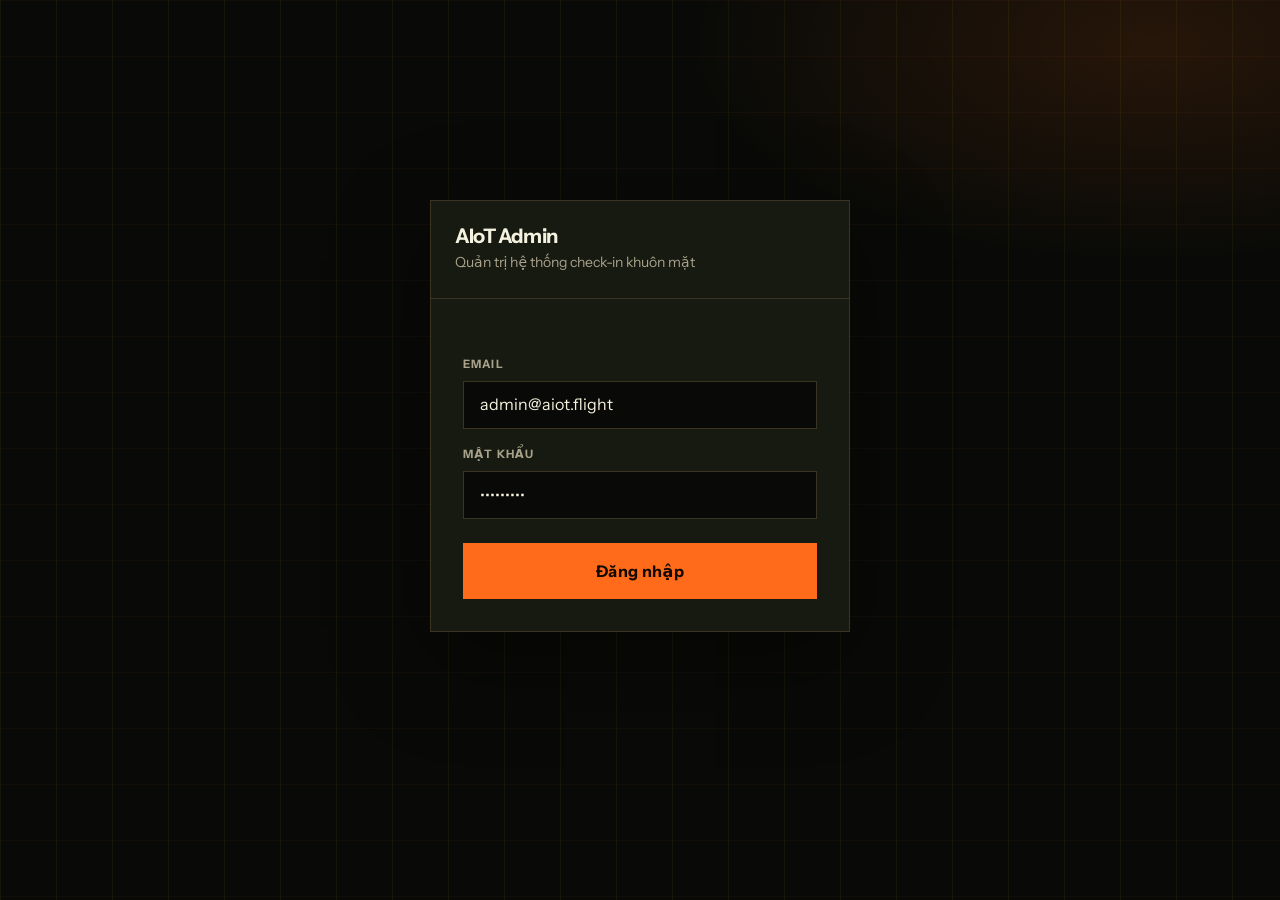
<file: web_stage3/pages/admin.html>
<!doctype html>
<html lang="vi">
<head>
  <meta charset="utf-8" />
  <meta name="viewport" content="width=device-width, initial-scale=1" />
  <title>Admin — AIoT Flight</title>
  <link rel="preconnect" href="https://fonts.googleapis.com" />
  <link rel="preconnect" href="https://fonts.gstatic.com" crossorigin />
  <link href="https://fonts.googleapis.com/css2?family=Instrument+Sans:wght@400;600;700;800&family=JetBrains+Mono:wght@400;600;700&display=swap" rel="stylesheet" />
  <link rel="stylesheet" href="../css/base.css" />
  <link rel="stylesheet" href="../css/components.css" />
  <link rel="stylesheet" href="../css/layout.css" />
  <link rel="stylesheet" href="../css/pages/admin.css" />
</head>
<body>
  <div class="admin">

    <!-- ===== LOGIN ===== -->
    <div class="login-wrap" id="loginSection">
      <div class="login-card panel panel--raised">
        <div class="panel__header" style="padding:var(--sp-6);border-bottom:1px solid var(--border);">
          <div>
            <h2 style="font-size:var(--text-xl);margin-bottom:4px;">AIoT Admin</h2>
            <p style="color:var(--muted);font-size:var(--text-sm);">Quản trị hệ thống check-in khuôn mặt</p>
          </div>
        </div>
        <div class="panel__body">
          <div class="field" style="margin-bottom:var(--sp-4);">
            <label class="label" for="loginEmail">Email</label>
            <input class="input" type="email" id="loginEmail" placeholder="admin@aiot.flight" value="admin@aiot.flight" />
          </div>
          <div class="field" style="margin-bottom:var(--sp-6);">
            <label class="label" for="loginPassword">Mật khẩu</label>
            <input class="input" type="password" id="loginPassword" placeholder="••••••••" value="admin1234" />
          </div>
          <div class="alert alert--error is-hidden" id="loginError" style="margin-bottom:var(--sp-4);"></div>
          <button class="btn btn--primary btn--full btn--lg" id="loginBtn">Đăng nhập</button>
        </div>
      </div>
    </div>

    <!-- ===== TOPBAR ===== -->
    <div class="admin-bar" id="adminBar" style="display:none;">
      <div class="admin-bar__brand">
        <div class="admin-bar__logo">A</div>
        <span class="admin-bar__title">AIoT Admin</span>
      </div>
      <nav class="admin-bar__nav">
        <button class="admin-bar__nav-btn is-active" data-tab="dashboard">
          <svg width="14" height="14" fill="none" stroke="currentColor" stroke-width="2" viewBox="0 0 24 24"><rect x="3" y="3" width="7" height="7"/><rect x="14" y="3" width="7" height="7"/><rect x="14" y="14" width="7" height="7"/><rect x="3" y="14" width="7" height="7"/></svg>
          Dashboard
        </button>
        <button class="admin-bar__nav-btn" data-tab="flights">
          <svg width="14" height="14" fill="none" stroke="currentColor" stroke-width="2" viewBox="0 0 24 24"><path d="M22 2L11 13M22 2L15 22l-4-9-9-4 20-7z"/></svg>
          Chuyến bay
        </button>
        <button class="admin-bar__nav-btn" data-tab="bookings">
          <svg width="14" height="14" fill="none" stroke="currentColor" stroke-width="2" viewBox="0 0 24 24"><path d="M9 5H7a2 2 0 00-2 2v12a2 2 0 002 2h10a2 2 0 002-2V7a2 2 0 00-2-2h-2"/><rect x="9" y="3" width="6" height="4" rx="1"/></svg>
          Đặt vé
        </button>
        <button class="admin-bar__nav-btn" data-tab="sync">
          <svg width="14" height="14" fill="none" stroke="currentColor" stroke-width="2" viewBox="0 0 24 24"><polyline points="23 4 23 10 17 10"/><polyline points="1 20 1 14 7 14"/><path d="M3.51 9a9 9 0 0114.85-3.36L23 10M1 14l4.64 4.36A9 9 0 0020.49 15"/></svg>
          Edge Sync
        </button>
        <button class="admin-bar__nav-btn" data-tab="qdrant">
          <svg width="14" height="14" fill="none" stroke="currentColor" stroke-width="2" viewBox="0 0 24 24"><circle cx="12" cy="12" r="10"/><path d="M12 16v-4M12 8h.01"/></svg>
          Qdrant DB
        </button>
      </nav>
      <div class="admin-bar__actions">
        <button class="btn btn--ghost btn--sm" id="logoutBtn">Đăng xuất</button>
      </div>
    </div>

    <!-- ===== MAIN CONTENT ===== -->
    <div class="admin-main" id="adminMain" style="display:none;">
      <div class="shell">

        <!-- ===== DASHBOARD ===== -->
        <div class="admin-section is-active" id="dashboardSection">
          <div class="section-header">
            <div>
              <h2>Tổng quan</h2>
              <p style="color:var(--muted);margin-top:4px;">Trạng thái hệ thống hiện tại</p>
            </div>
            <button class="btn btn--ghost" id="refreshStatsBtn">
              <svg width="14" height="14" fill="none" stroke="currentColor" stroke-width="2" viewBox="0 0 24 24"><polyline points="23 4 23 10 17 10"/><path d="M20.49 15a9 9 0 11-2.12-9.36L23 10"/></svg>
              Làm mới
            </button>
          </div>
          <div class="metrics-row" id="statsCards">
            <div class="metric-card"><div class="metric-card__label">Tổng chuyến bay</div><div class="metric-card__value" id="statFlights">—</div><div class="metric-card__sub" id="statFlightsToday">— hôm nay</div></div>
            <div class="metric-card"><div class="metric-card__label">Tổng đặt vé</div><div class="metric-card__value" id="statBookings">—</div><div class="metric-card__sub" id="statCheckins">— đã check-in</div></div>
            <div class="metric-card"><div class="metric-card__label">Doanh thu</div><div class="metric-card__value" id="statRevenue">—</div><div class="metric-card__sub" id="statRevenueSub">VNĐ</div></div>
            <div class="metric-card"><div class="metric-card__label">Người dùng</div><div class="metric-card__value" id="statUsers">—</div><div class="metric-card__sub" id="statFaces">— khuôn mặt đã đăng ký</div></div>
          </div>

          <div class="panel panel--raised" style="margin-bottom:var(--sp-6);">
            <div class="panel__header" style="padding:var(--sp-5) var(--sp-6);border-bottom:1px solid var(--border);">
              <div>
                <h3 style="margin-bottom:2px;">Cập nhật trạng thái chuyến bay</h3>
                <p style="color:var(--muted);font-size:var(--text-sm);">Chạy thủ công logic tự động cập nhật departed/arrived</p>
              </div>
            </div>
            <div class="panel__body" style="display:flex;gap:var(--sp-4);flex-wrap:wrap;align-items:center;">
              <button class="btn btn--primary" id="runFlightStatusBtn">Chạy cập nhật trạng thái</button>
              <span id="flightStatusResult" style="color:var(--muted);font-size:var(--text-sm);"></span>
            </div>
          </div>

          <div class="panel panel--raised" style="margin-bottom:var(--sp-6);border-color:var(--warn);">
            <div class="panel__header" style="padding:var(--sp-5) var(--sp-6);border-bottom:1px solid var(--border);">
              <div>
                <h3 style="margin-bottom:2px;">Quản lý Database</h3>
                <p style="color:var(--muted);font-size:var(--text-sm);">Chỉ dùng cho prototype SQLite — không áp dụng với MySQL production</p>
              </div>
            </div>
            <div class="panel__body" style="display:flex;gap:var(--sp-4);flex-wrap:wrap;align-items:center;">
              <button class="btn btn--ghost" id="clearDbBtn">Clear DB</button>
              <button class="btn btn--primary" id="seedDbBtn">Seed DB</button>
              <span id="dbOperationResult" style="color:var(--muted);font-size:var(--text-sm);"></span>
            </div>
          </div>

          <div class="section-header"><h3>Chuyến bay gần đây</h3></div>
          <div class="data-table-wrap">
            <table class="data-table" id="recentFlightsTable">
              <thead><tr>
                <th>Mã CB</th><th>Tuyến</th><th>Ngày</th><th>Khởi hành</th><th>Trạng thái</th><th>Đặt vé</th>
              </tr></thead>
              <tbody id="recentFlightsBody"><tr><td colspan="6" style="text-align:center;color:var(--muted);padding:var(--sp-8);">Đang tải…</td></tr></tbody>
            </table>
          </div>
        </div>

        <!-- ===== FLIGHTS ===== -->
        <div class="admin-section" id="flightsSection">
          <div class="section-header">
            <div>
              <h2>Chuyến bay</h2>
              <p style="color:var(--muted);margin-top:4px;">Xem, cập nhật trạng thái và xóa chuyến bay</p>
            </div>
            <button class="btn btn--ghost" id="refreshFlightsBtn">
              <svg width="14" height="14" fill="none" stroke="currentColor" stroke-width="2" viewBox="0 0 24 24"><polyline points="23 4 23 10 17 10"/><path d="M20.49 15a9 9 0 11-2.12-9.36L23 10"/></svg>
              Làm mới
            </button>
          </div>

          <div class="filter-bar">
            <div class="field">
              <label class="label" for="flightSearch">Tìm kiếm</label>
              <input class="input" type="text" id="flightSearch" placeholder="Mã chuyến bay, sân bay…" />
            </div>
            <div class="field">
              <label class="label" for="flightStatusFilter">Trạng thái</label>
              <select class="select" id="flightStatusFilter">
                <option value="">Tất cả</option>
                <option value="scheduled">Scheduled</option>
                <option value="boarding">Boarding</option>
                <option value="departed">Departed</option>
                <option value="arrived">Arrived</option>
                <option value="cancelled">Cancelled</option>
              </select>
            </div>
            <div class="field">
              <label class="label" for="flightDateFilter">Ngày</label>
              <input class="input" type="date" id="flightDateFilter" />
            </div>
            <button class="btn btn--primary" id="applyFlightFilters">Lọc</button>
            <button class="btn btn--ghost" id="clearFlightFilters">Xóa lọc</button>
          </div>

          <div class="data-table-wrap">
            <table class="data-table" id="flightsTable">
              <thead><tr>
                <th style="width:36px;"></th>
                <th>ID</th>
                <th>Mã CB</th>
                <th>Tuyến</th>
                <th>Ngày</th>
                <th>Khởi hành</th>
                <th>Trạng thái</th>
                <th>Đặt vé</th>
                <th>Ghế</th>
                <th>Thao tác</th>
              </tr></thead>
              <tbody id="flightsBody"><tr><td colspan="10" style="text-align:center;color:var(--muted);padding:var(--sp-8);">Đang tải…</td></tr></tbody>
            </table>
          </div>
          <div class="pagination" id="flightsPagination">
            <span class="pagination__info" id="flightsPaginationInfo"></span>
            <div class="pagination__btns" id="flightsPaginationBtns"></div>
          </div>
        </div>

        <!-- ===== BOOKINGS ===== -->
        <div class="admin-section" id="bookingsSection">
          <div class="section-header">
            <div>
              <h2>Đặt vé</h2>
              <p style="color:var(--muted);margin-top:4px;">Quản lý đặt vé, thanh toán và đăng ký khuôn mặt</p>
            </div>
            <button class="btn btn--ghost" id="refreshBookingsBtn">
              <svg width="14" height="14" fill="none" stroke="currentColor" stroke-width="2" viewBox="0 0 24 24"><polyline points="23 4 23 10 17 10"/><path d="M20.49 15a9 9 0 11-2.12-9.36L23 10"/></svg>
              Làm mới
            </button>
          </div>

          <div class="filter-bar">
            <div class="field">
              <label class="label" for="bookingFlightFilter">Chuyến bay ID</label>
              <input class="input" type="number" id="bookingFlightFilter" placeholder="VD: 12" min="1" />
            </div>
            <div class="field">
              <label class="label" for="bookingStatusFilter">Trạng thái vé</label>
              <select class="select" id="bookingStatusFilter">
                <option value="">Tất cả</option>
                <option value="pending">Pending</option>
                <option value="confirmed">Confirmed</option>
                <option value="checked_in">Checked-in</option>
                <option value="cancelled">Cancelled</option>
                <option value="refunded">Refunded</option>
              </select>
            </div>
            <div class="field">
              <label class="label" for="bookingPaymentFilter">Thanh toán</label>
              <select class="select" id="bookingPaymentFilter">
                <option value="">Tất cả</option>
                <option value="unpaid">Chưa thanh toán</option>
                <option value="paid">Đã thanh toán</option>
              </select>
            </div>
            <div class="field">
              <label class="label" for="bookingFaceFilter">Khuôn mặt</label>
              <select class="select" id="bookingFaceFilter">
                <option value="">Tất cả</option>
                <option value="1">Đã đăng ký</option>
                <option value="0">Chưa đăng ký</option>
              </select>
            </div>
            <button class="btn btn--primary" id="applyBookingFilters">Lọc</button>
            <button class="btn btn--ghost" id="clearBookingFilters">Xóa lọc</button>
          </div>

          <div class="data-table-wrap">
            <table class="data-table" id="bookingsTable">
              <thead><tr>
                <th>ID</th>
                <th>Mã đặt</th>
                <th>Hành khách</th>
                <th>Chuyến bay</th>
                <th>Ghế</th>
                <th>Trạng thái</th>
                <th>Thanh toán</th>
                <th>Mặt</th>
                <th>Thao tác</th>
              </tr></thead>
              <tbody id="bookingsBody"><tr><td colspan="9" style="text-align:center;color:var(--muted);padding:var(--sp-8);">Đang tải…</td></tr></tbody>
            </table>
          </div>
          <div class="pagination" id="bookingsPagination">
            <span class="pagination__info" id="bookingsPaginationInfo"></span>
            <div class="pagination__btns" id="bookingsPaginationBtns"></div>
          </div>
        </div>

        <!-- ===== EDGE SYNC ===== -->
        <div class="admin-section" id="syncSection">
          <div class="section-header">
            <div>
              <h2>Edge Sync</h2>
              <p style="color:var(--muted);margin-top:4px;">Đồng bộ dữ liệu khuôn mặt lên thiết bị MaixCAM</p>
            </div>
          </div>

          <div class="sync-device-card">
            <div style="margin-bottom:var(--sp-4);">
              <span style="color:var(--muted);font-size:var(--text-xs);text-transform:uppercase;letter-spacing:0.1em;font-family:'JetBrains Mono',monospace;">Thiết bị Edge</span>
              <div style="display:flex;align-items:center;gap:var(--sp-3);margin-top:4px;">
                <span class="status-dot status-dot--offline" id="deviceStatusDot"></span>
                <span class="mono" style="font-size:var(--text-base);" id="deviceHostDisplay">—</span>
              </div>
            </div>
            <div style="display:flex;gap:var(--sp-3);flex-wrap:wrap;align-items:center;">
              <button class="btn btn--ghost" id="checkDeviceBtn">Kiểm tra thiết bị</button>
              <button class="btn btn--primary" id="syncAllBtn">Sync All (Flight 999999)</button>
              <button class="btn btn--ghost" id="deleteAllCacheBtn" style="border-color:var(--danger);color:var(--danger);">Delete All Cache</button>
            </div>
          </div>

          <div class="panel panel--raised" style="margin-bottom:var(--sp-6);">
            <div class="panel__header" style="padding:var(--sp-5) var(--sp-6);border-bottom:1px solid var(--border);">
              <h3>Chuyến bay đã đăng ký khuôn mặt</h3>
            </div>
            <div class="panel__body">
              <div id="registeredFlightsCheckboxes">
                <p style="color:var(--muted);padding:var(--sp-4);">Đang tải…</p>
              </div>
              <div style="margin-top:var(--sp-4);display:flex;gap:var(--sp-3);flex-wrap:wrap;align-items:center;">
                <div class="field" style="flex:0 0 auto;">
                  <label class="label" for="syncModeSelect">Chế độ sync</label>
                  <select class="select" id="syncModeSelect" style="min-height:40px;">
                    <option value="flag">Flag-based</option>
                    <option value="direct">Direct (SSH)</option>
                  </select>
                </div>
                <button class="btn btn--accent" id="syncSelectedBtn" disabled>Sync đã chọn</button>
                <span id="selectedFlightCount" style="color:var(--muted);font-size:var(--text-sm);"></span>
              </div>
            </div>
          </div>

          <div class="panel panel--raised">
            <div class="panel__header" style="padding:var(--sp-5) var(--sp-6);border-bottom:1px solid var(--border);">
              <h3>Device Status</h3>
            </div>
            <div class="panel__body" id="deviceStatusBody">
              <div class="metric-stack">
                <div class="metric">
                  <span>Process</span>
                  <strong id="deviceProcess">—</strong>
                </div>
                <div class="metric">
                  <span>Active Flight</span>
                  <strong id="deviceActiveFlight">—</strong>
                </div>
                <div class="metric">
                  <span>Cache Files</span>
                  <strong id="deviceCacheFiles">—</strong>
                </div>
              </div>
              <div id="syncLog" class="sync-log" style="display:none;"></div>
            </div>
          </div>
        </div>

        <!-- ===== QDRANT DATABASE ===== -->
        <div class="admin-section" id="qdrantSection">
          <div class="section-header">
            <div>
              <h2>Quản lý Qdrant Vector DB</h2>
              <p style="color:var(--muted);margin-top:4px;">Kiểm tra trạng thái, xem danh sách vector và dọn dẹp orphans</p>
            </div>
            <button class="btn btn--ghost" id="refreshQdrantBtn">
              <svg width="14" height="14" fill="none" stroke="currentColor" stroke-width="2" viewBox="0 0 24 24"><polyline points="23 4 23 10 17 10"/><path d="M20.49 15a9 9 0 11-2.12-9.36L23 10"/></svg>
              Làm mới
            </button>
          </div>

          <div class="sync-device-card" style="margin-bottom:var(--sp-6);">
            <div style="margin-bottom:var(--sp-4);">
              <span style="color:var(--muted);font-size:var(--text-xs);text-transform:uppercase;letter-spacing:0.1em;font-family:'JetBrains Mono',monospace;">Trạng thái Qdrant</span>
              <div style="display:flex;align-items:center;gap:var(--sp-3);margin-top:4px;">
                <span class="status-dot status-dot--offline" id="qdrantStatusDot"></span>
                <span class="mono" style="font-size:var(--text-base);" id="qdrantUrlDisplay">—</span>
              </div>
            </div>
            <div class="metric-stack" style="margin-bottom:var(--sp-4);display:flex;gap:var(--sp-6);">
              <div class="metric">
                <span>Collection</span>
                <strong id="qdrantCollection">—</strong>
              </div>
              <div class="metric">
                <span>Vector Size</span>
                <strong id="qdrantVectorSize">—</strong>
              </div>
              <div class="metric">
                <span>Tổng số Vector</span>
                <strong id="qdrantTotalPoints">—</strong>
              </div>
            </div>
            <div style="display:flex;gap:var(--sp-3);flex-wrap:wrap;align-items:center;">
              <button class="btn btn--primary" id="cleanOrphansBtn">Dọn dẹp Orphans (Vector mồ côi)</button>
            </div>
          </div>

          <div class="panel panel--raised">
            <div class="panel__header" style="padding:var(--sp-5) var(--sp-6);border-bottom:1px solid var(--border);display:flex;justify-content:space-between;align-items:center;">
              <h3>Danh sách Vector lưu trữ</h3>
              <span id="qdrantPointsCount" class="badge badge--muted">0 vectors</span>
            </div>
            <div class="panel__body" style="padding:0;">
              <div class="data-table-wrap" style="border:none;margin:0;">
                <table class="data-table" id="qdrantPointsTable">
                  <thead><tr>
                    <th>Point ID</th>
                    <th>Hành khách</th>
                    <th>Chuyến bay</th>
                    <th>Mã đặt</th>
                    <th>Ghế</th>
                    <th>Trạng thái</th>
                    <th>Thao tác</th>
                  </tr></thead>
                  <tbody id="qdrantPointsBody"><tr><td colspan="7" style="text-align:center;color:var(--muted);padding:var(--sp-8);">Đang tải…</td></tr></tbody>
                </table>
              </div>
            </div>
          </div>
        </div>


      </div>
    </div>
  </div>

  <!-- Toast -->
  <div id="toast" class="toast is-hidden"></div>

  <!-- Status change modal -->
  <div class="modal-overlay" id="statusModal" style="display:none;z-index:200;">
    <div class="modal">
      <div class="modal__header">
        <h3 id="statusModalTitle">Đổi trạng thái</h3>
        <button class="modal__close" id="statusModalClose">✕</button>
      </div>
      <div class="modal__body">
        <div class="field">
          <label class="label" for="statusModalSelect">Trạng thái mới</label>
          <select class="select" id="statusModalSelect"></select>
        </div>
      </div>
      <div class="modal__footer">
        <button class="btn btn--ghost" id="statusModalCancel">Hủy</button>
        <button class="btn btn--primary" id="statusModalConfirm">Xác nhận</button>
      </div>
    </div>
  </div>

  <style>
    .modal-overlay {
      position: fixed; inset: 0;
      background: rgba(0,0,0,0.7);
      display: flex; align-items: center; justify-content: center;
      z-index: 1000;
    }
    .modal {
      background: #11130d;
      border: 1px solid var(--border);
      width: 90%; max-width: 400px;
      overflow: hidden;
    }
    .modal__header {
      padding: var(--sp-5);
      background: var(--panel-strong);
      border-bottom: 1px solid var(--border);
      display: flex; justify-content: space-between; align-items: center;
    }
    .modal__body { padding: var(--sp-5); }
    .modal__footer {
      padding: var(--sp-4) var(--sp-5);
      border-top: 1px solid var(--border);
      display: flex; gap: var(--sp-3); justify-content: flex-end;
    }
    .modal__close {
      background: none; border: none; cursor: pointer;
      color: var(--muted); font-size: 1.2rem; padding: 4px;
    }
  </style>

  <script type="module">
    // ============================================================
    // API
    // ============================================================
    const API_BASE = window.__API_BASE__ || window.location.origin;
    let ADMIN_TOKEN = localStorage.getItem("aiot_admin_token") || null;

    async function adminRequest(path, options = {}) {
      const headers = {
        "Content-Type": "application/json",
        ...(ADMIN_TOKEN ? { Authorization: `Bearer ${ADMIN_TOKEN}` } : {}),
        ...(options.headers || {}),
      };
      const response = await fetch(`${API_BASE}${path}`, { ...options, headers });
      const text = await response.text();
      let data = null;
      try { data = JSON.parse(text); } catch {}
      if (!response.ok) {
        const msg = data?.detail || `HTTP ${response.status}`;
        const err = new Error(msg);
        err.status = response.status;
        throw err;
      }
      return data;
    }

    // Stats
    async function fetchStats() { return adminRequest("/api/admin/stats"); }
    async function fetchFlights(filters = {}) {
      const params = new URLSearchParams();
      if (filters.status) params.set("status", filters.status);
      if (filters.date) params.set("date", filters.date);
      if (filters.search) params.set("search", filters.search);
      return adminRequest("/api/admin/flights?" + params.toString());
    }
    async function fetchBookings(filters = {}) {
      const params = new URLSearchParams();
      if (filters.flight_id) params.set("flight_id", filters.flight_id);
      if (filters.status) params.set("status", filters.status);
      if (filters.payment_status) params.set("payment_status", filters.payment_status);
      if (filters.face_registered !== undefined && filters.face_registered !== "")
        params.set("face_registered", filters.face_registered);
      return adminRequest("/api/admin/bookings?" + params.toString());
    }
    async function updateFlightStatus(id, status) {
      return adminRequest(`/api/admin/flights/${id}/status`, {
        method: "PATCH", body: JSON.stringify({ status }),
      });
    }
    async function deleteFlight(id) {
      return adminRequest(`/api/admin/flights/${id}`, { method: "DELETE" });
    }
    async function restoreFlight(id) {
      return adminRequest(`/api/admin/flights/${id}/restore`, { method: "PATCH" });
    }
    async function updateBookingStatus(id, status) {
      return adminRequest(`/api/admin/bookings/${id}/status`, {
        method: "PATCH", body: JSON.stringify({ status }),
      });
    }
    async function deleteFaceRegistration(bookingId) {
      return adminRequest(`/api/admin/bookings/${bookingId}/face`, { method: "DELETE" });
    }
    async function fetchRegisteredFlights() { return adminRequest("/api/admin/sync/registered-flights"); }
    async function triggerSync(payload) {
      return adminRequest("/api/admin/sync/trigger", {
        method: "POST", body: JSON.stringify(payload),
      });
    }
    async function checkSyncStatus() { return adminRequest("/api/admin/sync/status"); }
    async function runFlightStatusUpdate() { return adminRequest("/api/admin/flight-status/update", { method: "POST" }); }
    async function fetchQdrantStatus() { return adminRequest("/api/admin/qdrant/status"); }
    async function fetchQdrantPoints() { return adminRequest("/api/admin/qdrant/points"); }
    async function deleteQdrantPoint(pointId) {
      return adminRequest(`/api/admin/qdrant/points/${pointId}`, { method: "DELETE" });
    }
    async function cleanQdrantOrphans() { return adminRequest("/api/admin/qdrant/clean-orphans", { method: "POST" }); }


    // ============================================================
    // Helpers
    // ============================================================
    function toast(msg, type = "info", duration = 3500) {
      const el = document.getElementById("toast");
      el.textContent = msg;
      el.className = `toast is-${type}`;
      el.style.display = "block";
      clearTimeout(el._timer);
      el._timer = setTimeout(() => { el.style.display = "none"; }, duration);
    }

    function formatVND(amount) {
      if (amount == null) return "—";
      return new Intl.NumberFormat("vi-VN").format(Math.round(amount)) + " ₫";
    }
    function formatDate(d) {
      if (!d) return "—";
      try {
        return new Date(d).toLocaleDateString("vi-VN", { day: "2-digit", month: "short", year: "numeric" });
      } catch { return d; }
    }
    function formatTime(t) {
      if (!t) return "—";
      return String(t).substring(0, 5);
    }

    function flightStatusBadge(status) {
      const map = {
        scheduled: '<span class="badge badge--muted">Scheduled</span>',
        boarding: '<span class="badge badge--warn">Boarding</span>',
        departed: '<span class="badge badge--signal">Departed</span>',
        arrived: '<span class="badge badge--ok">Arrived</span>',
        cancelled: '<span class="badge badge--danger">Cancelled</span>',
      };
      return map[status] || `<span class="badge badge--muted">${status}</span>`;
    }

    function bookingStatusBadge(status) {
      const map = {
        pending: '<span class="badge badge--warn">Pending</span>',
        confirmed: '<span class="badge badge--ok">Confirmed</span>',
        checked_in: '<span class="badge badge--accent">Checked-in</span>',
        cancelled: '<span class="badge badge--danger">Cancelled</span>',
        refunded: '<span class="badge badge--muted">Refunded</span>',
      };
      return map[status] || `<span class="badge badge--muted">${status}</span>`;
    }

    function paymentBadge(status) {
      return status === "paid"
        ? '<span class="badge badge--ok">Paid</span>'
        : '<span class="badge badge--warn">Unpaid</span>';
    }

    // ============================================================
    // Pagination
    // ============================================================
    const PAGE_SIZE = 20;
    let _flightsAll = [], _bookingsAll = [];

    function paginate(data, page, size = PAGE_SIZE) {
      const start = (page - 1) * size;
      return data.slice(start, start + size);
    }
    function renderPagination(total, page, onPage, containerInfo, containerBtns) {
      const totalPages = Math.max(1, Math.ceil(total / PAGE_SIZE));
      document.getElementById(containerInfo).textContent =
        totalPages <= 1 ? `${total} kết quả` : `Trang ${page}/${totalPages} — ${total} kết quả`;
      const btns = document.getElementById(containerBtns);
      btns.innerHTML = "";
      if (totalPages <= 1) return;
      for (let p = Math.max(1, page - 2); p <= Math.min(totalPages, page + 2); p++) {
        const b = document.createElement("button");
        b.className = `btn btn--ghost btn--sm${p === page ? " is-active" : ""}`;
        b.style.cssText = p === page ? "border-color:var(--signal);color:var(--signal);" : "";
        b.textContent = p;
        b.addEventListener("click", () => onPage(p));
        btns.appendChild(b);
      }
    }

    // ============================================================
    // Auth
    // ============================================================
    async function adminLogin(email, password) {
      const res = await fetch(`${API_BASE}/api/admin/login`, {
        method: "POST",
        headers: { "Content-Type": "application/json" },
        body: JSON.stringify({ email, password }),
      });
      const data = await res.json();
      if (!res.ok) throw new Error(data.detail || "Login failed");
      return data;
    }

    function showAdmin(token) {
      ADMIN_TOKEN = token;
      localStorage.setItem("aiot_admin_token", token);
      document.getElementById("loginSection").style.display = "none";
      document.getElementById("adminBar").style.display = "flex";
      document.getElementById("adminMain").style.display = "block";
      loadDashboard();
    }

    function hideAdmin() {
      ADMIN_TOKEN = null;
      localStorage.removeItem("aiot_admin_token");
      document.getElementById("loginSection").style.display = "flex";
      document.getElementById("adminBar").style.display = "none";
      document.getElementById("adminMain").style.display = "none";
      document.querySelectorAll(".admin-section").forEach(s => s.classList.remove("is-active"));
      document.querySelectorAll(".admin-bar__nav-btn").forEach(b => b.classList.remove("is-active"));
      document.getElementById("dashboardSection").classList.add("is-active");
      document.querySelector("[data-tab='dashboard']").classList.add("is-active");
    }

    if (ADMIN_TOKEN) {
      showAdmin(ADMIN_TOKEN);
    }

    document.getElementById("loginBtn").addEventListener("click", async () => {
      const btn = document.getElementById("loginBtn");
      const email = document.getElementById("loginEmail").value.trim();
      const password = document.getElementById("loginPassword").value;
      const errEl = document.getElementById("loginError");
      errEl.style.display = "none";
      btn.disabled = true;
      btn.textContent = "Đang đăng nhập…";
      try {
        const data = await adminLogin(email, password);
        showAdmin(data.access_token);
        toast("Đăng nhập thành công!", "success");
      } catch (e) {
        errEl.textContent = e.message;
        errEl.style.display = "block";
      } finally {
        btn.disabled = false;
        btn.textContent = "Đăng nhập";
      }
    });

    document.getElementById("logoutBtn").addEventListener("click", hideAdmin);

    // ============================================================
    // Tab navigation
    // ============================================================
    document.querySelectorAll(".admin-bar__nav-btn").forEach(btn => {
      btn.addEventListener("click", () => {
        const tab = btn.dataset.tab;
        document.querySelectorAll(".admin-bar__nav-btn").forEach(b => b.classList.remove("is-active"));
        btn.classList.add("is-active");
        document.querySelectorAll(".admin-section").forEach(s => s.classList.remove("is-active"));
        document.getElementById(`${tab}Section`).classList.add("is-active");
        if (tab === "flights") loadFlights();
        else if (tab === "bookings") loadBookings();
        else if (tab === "sync") loadSync();
        else if (tab === "dashboard") loadDashboard();
        else if (tab === "qdrant") loadQdrant();
      });
    });

    // ============================================================
    // Dashboard
    // ============================================================
    async function loadDashboard() {
      try {
        const stats = await fetchStats();
        document.getElementById("statFlights").textContent = stats.total_flights;
        document.getElementById("statFlightsToday").textContent = `${stats.flights_today} hôm nay`;
        document.getElementById("statBookings").textContent = stats.total_bookings;
        document.getElementById("statCheckins").textContent = `${stats.checked_in} đã check-in (${stats.checkin_rate}%)`;
        document.getElementById("statRevenue").textContent = formatVND(stats.total_revenue);
        document.getElementById("statUsers").textContent = stats.total_users;
        document.getElementById("statFaces").textContent = `${stats.face_registered} khuôn mặt đã đăng ký`;
      } catch (e) {
        toast("Không tải được dashboard: " + e.message, "error");
      }

      // Recent flights
      try {
        const flights = await fetchFlights({});
        _flightsAll = flights;
        const recent = flights.slice(0, 5);
        const tbody = document.getElementById("recentFlightsBody");
        if (!recent.length) {
          tbody.innerHTML = '<tr><td colspan="6" style="text-align:center;color:var(--muted);padding:var(--sp-6);">Không có chuyến bay nào</td></tr>';
          return;
        }
        tbody.innerHTML = recent.map(f => `
          <tr>
            <td class="mono">${f.flight_number}</td>
            <td><span class="route-code">${f.origin_code}</span> <span class="route-arrow">→</span> <span class="route-code">${f.dest_code}</span></td>
            <td>${formatDate(f.flight_date)}</td>
            <td class="mono">${formatTime(f.departure_time)}</td>
            <td>${flightStatusBadge(f.status)}</td>
            <td class="mono">${f.booking_count}</td>
          </tr>
        `).join("");
      } catch (e) {
        toast("Không tải được danh sách chuyến bay: " + e.message, "error");
      }
    }

    document.getElementById("refreshStatsBtn").addEventListener("click", loadDashboard);

    document.getElementById("runFlightStatusBtn").addEventListener("click", async () => {
      const btn = document.getElementById("runFlightStatusBtn");
      const result = document.getElementById("flightStatusResult");
      btn.disabled = true;
      btn.textContent = "Đang chạy…";
      result.textContent = "";
      try {
        const res = await runFlightStatusUpdate();
        result.textContent = `Đã cập nhật: ${res.departed} departed, ${res.arrived} arrived`;
        if (res.departed === 0 && res.arrived === 0) result.textContent = "Không có chuyến bay nào cần cập nhật";
        toast("Cập nhật trạng thái thành công!", "success");
        loadDashboard();
      } catch (e) {
        toast("Lỗi: " + e.message, "error");
      } finally {
        btn.disabled = false;
        btn.textContent = "Chạy cập nhật trạng thái";
      }
    });

    // --- Clear DB ---
    document.getElementById("clearDbBtn").addEventListener("click", async () => {
      if (!confirm("Xóa TOÀN BỘ dữ liệu trong SQLite prototype DB?\n\nHành động này không thể hoàn tác!")) return;
      const btn = document.getElementById("clearDbBtn");
      const result = document.getElementById("dbOperationResult");
      btn.disabled = true;
      btn.textContent = "Đang xóa…";
      result.textContent = "";
      try {
        const res = await adminRequest("/api/admin/db/clear", { method: "POST" });
        const total = Object.values(res.cleared).reduce((s, v) => s + (typeof v === "number" ? v : 0), 0);
        result.textContent = `Đã xóa ${total} rows từ ${Object.keys(res.cleared).length} tables`;
        toast(`Đã xóa ${total} rows!`, "success");
        loadDashboard();
      } catch (e) {
        toast("Lỗi: " + e.message, "error");
        result.textContent = e.message;
      } finally {
        btn.disabled = false;
        btn.textContent = "Clear DB";
      }
    });

    // --- Seed DB ---
    document.getElementById("seedDbBtn").addEventListener("click", async () => {
      if (!confirm("Clear toàn bộ dữ liệu và tạo lại data mẫu?\n\nHành động này không thể hoàn tác!")) return;
      const btn = document.getElementById("seedDbBtn");
      const result = document.getElementById("dbOperationResult");
      btn.disabled = true;
      btn.textContent = "Đang seed…";
      result.textContent = "Đang xóa và tạo lại data…";
      try {
        const res = await adminRequest("/api/admin/db/seed", { method: "POST" });
        const byStatus = Object.entries(res)
          .filter(([k]) => ["scheduled","boarding","departed","arrived","cancelled"].includes(k))
          .map(([k,v]) => `${k}: ${v}`)
          .join(" · ") || `tổng: ${Object.values(res).reduce((s,v)=>s+(typeof v==="number"?v:0),0)}`;
        result.textContent = `${Object.values(res).reduce((s,v)=>s+(typeof v==="number"?v:0),0)} flights · ${byStatus}`;
        toast("Seed database thành công!", "success");
        loadDashboard();
      } catch (e) {
        toast("Lỗi: " + e.message, "error");
        result.textContent = e.message;
      } finally {
        btn.disabled = false;
        btn.textContent = "Seed DB";
      }
    });

    // ============================================================
    // Flights
    // ============================================================
    let _flightPage = 1;
    let _flightFilters = {};

    async function loadFlights() {
      try {
        _flightsAll = await fetchFlights(_flightFilters);
        renderFlightsPage(_flightPage);
      } catch (e) {
        document.getElementById("flightsBody").innerHTML =
          `<tr><td colspan="10" style="text-align:center;color:var(--danger);padding:var(--sp-6);">Lỗi: ${e.message}</td></tr>`;
      }
    }

    function renderFlightsPage(page) {
      _flightPage = page;
      const pageData = paginate(_flightsAll, page);
      const tbody = document.getElementById("flightsBody");
      if (!pageData.length) {
        tbody.innerHTML = '<tr><td colspan="10" style="text-align:center;color:var(--muted);padding:var(--sp-6);">Không có kết quả</td></tr>';
        renderPagination(0, 1, p => renderFlightsPage(p), "flightsPaginationInfo", "flightsPaginationBtns");
        return;
      }
      tbody.innerHTML = pageData.map(f => {
        const deleted = !!f.deleted_at;
        return `
          <tr class="${deleted ? "row-deleted" : ""}">
            <td>
              <button class="expand-btn" data-expand="flight-${f.id}" title="Xem đặt vé" onclick="window._toggleFlightExpand(${f.id})">
                <svg width="10" height="10" fill="none" stroke="currentColor" stroke-width="2" viewBox="0 0 24 24"><polyline points="6 9 12 15 18 9"/></svg>
              </button>
            </td>
            <td class="mono">${f.id}</td>
            <td class="mono" style="font-weight:700;">${f.flight_number}</td>
            <td><span class="route-code">${f.origin_code}</span> <span class="route-arrow">→</span> <span class="route-code">${f.dest_code}</span><br><span style="font-size:var(--text-xs);color:var(--muted);">${f.origin_city} → ${f.dest_city}</span></td>
            <td>${formatDate(f.flight_date)}</td>
            <td class="mono">${formatTime(f.departure_time)}</td>
            <td>${flightStatusBadge(f.status)}</td>
            <td class="mono">${f.booking_count} <span style="color:var(--muted);">/${f.total_seats}</span></td>
            <td class="mono">${f.available_seats}</td>
            <td>
              <div style="display:flex;gap:4px;flex-wrap:wrap;">
                <button class="btn btn--ghost btn--sm" onclick="window._openStatusModal('flight', ${f.id}, '${f.status}')" title="Đổi trạng thái">Status</button>
                ${f.face_registered_count > 0 ? `<span class="badge badge--ok" style="font-size:10px;">${f.face_registered_count}mặt</span>` : ""}
                ${deleted
                  ? `<button class="btn btn--ghost btn--sm" onclick="window._restoreFlight(${f.id})">Restore</button>`
                  : `<button class="btn btn--ghost btn--sm" style="color:var(--danger);" onclick="window._deleteFlight(${f.id})">Xóa</button>`
                }
              </div>
            </td>
          </tr>
          <tr id="expand-flight-${f.id}" style="display:none;" class="row-expanded">
            <td colspan="10">
              <div class="expanded-content">
                <div style="display:flex;align-items:center;justify-content:space-between;margin-bottom:var(--sp-3);">
                  <strong style="font-family:'JetBrains Mono',monospace;">Đặt vé cho chuyến bay #${f.id}</strong>
                  <button class="btn btn--ghost btn--sm" onclick="window._collapseFlightExpand(${f.id})">Đóng</button>
                </div>
                <div id="expand-flight-content-${f.id}" style="color:var(--muted);">Đang tải…</div>
              </div>
            </td>
          </tr>
        `;
      }).join("");

      renderPagination(_flightsAll.length, page, p => renderFlightsPage(p), "flightsPaginationInfo", "flightsPaginationBtns");
    }

    window._toggleFlightExpand = async function(id) {
      const row = document.getElementById(`expand-flight-${id}`);
      const btn = document.querySelector(`[data-expand="flight-${id}"]`);
      if (row.style.display === "table-row") {
        row.style.display = "none";
        btn.classList.remove("is-open");
        return;
      }
      row.style.display = "table-row";
      btn.classList.add("is-open");
      try {
        const detail = await adminRequest(`/api/admin/flights/${id}`);
        const bookings = detail.bookings || [];
        const content = document.getElementById(`expand-flight-content-${id}`);
        if (!bookings.length) {
          content.innerHTML = '<p style="color:var(--muted);">Chưa có đặt vé nào</p>';
          return;
        }
        content.innerHTML = `
          <table class="data-table" style="font-size:var(--text-xs);">
            <thead><tr><th>Mã đặt</th><th>Hành khách</th><th>Email</th><th>Ghế</th><th>Trạng thái</th><th>Thanh toán</th><th>Mặt</th></tr></thead>
            <tbody>
              ${bookings.map(b => `
                <tr>
                  <td class="mono">${b.booking_code}</td>
                  <td>${b.passenger_name}</td>
                  <td>${b.passenger_email || "—"}</td>
                  <td class="mono">${b.seat_number || "—"}</td>
                  <td>${bookingStatusBadge(b.status)}</td>
                  <td>${paymentBadge(b.payment_status)}</td>
                  <td>${b.face_registered ? "✓" : "—"}</td>
                </tr>
              `).join("")}
            </tbody>
          </table>
        `;
      } catch (e) {
        document.getElementById(`expand-flight-content-${id}`).innerHTML =
          `<p style="color:var(--danger);">Lỗi: ${e.message}</p>`;
      }
    };

    window._collapseFlightExpand = function(id) {
      const row = document.getElementById(`expand-flight-${id}`);
      const btn = document.querySelector(`[data-expand="flight-${id}"]`);
      row.style.display = "none";
      btn.classList.remove("is-open");
    };

    window._openStatusModal = function(type, id, currentStatus) {
      const statuses = type === "flight"
        ? ["scheduled", "boarding", "departed", "arrived", "cancelled"]
        : ["pending", "confirmed", "checked_in", "cancelled", "refunded"];
      const modal = document.getElementById("statusModal");
      const select = document.getElementById("statusModalSelect");
      const title = document.getElementById("statusModalTitle");
      title.textContent = `Đổi trạng thái ${type === "flight" ? "chuyến bay" : "đặt vé"} #${id}`;
      select.innerHTML = statuses.map(s => `<option value="${s}"${s === currentStatus ? " selected" : ""}>${s}</option>`).join("");
      modal.style.display = "flex";
      modal._type = type;
      modal._id = id;
    };

    function closeStatusModal() {
      document.getElementById("statusModal").style.display = "none";
    }
    document.getElementById("statusModalClose").addEventListener("click", closeStatusModal);
    document.getElementById("statusModalCancel").addEventListener("click", closeStatusModal);
    document.getElementById("statusModal").addEventListener("click", e => {
      if (e.target === e.currentTarget) closeStatusModal();
    });

    document.getElementById("statusModalConfirm").addEventListener("click", async () => {
      const modal = document.getElementById("statusModal");
      const select = document.getElementById("statusModalSelect");
      const type = modal._type;
      const id = modal._id;
      const newStatus = select.value;
      const btn = document.getElementById("statusModalConfirm");
      btn.disabled = true;
      btn.textContent = "Đang cập nhật…";
      try {
        if (type === "flight") {
          await updateFlightStatus(id, newStatus);
          toast("Cập nhật trạng thái chuyến bay thành công!", "success");
          loadFlights();
        } else {
          await updateBookingStatus(id, newStatus);
          toast("Cập nhật trạng thái đặt vé thành công!", "success");
          loadBookings();
        }
        closeStatusModal();
      } catch (e) {
        toast("Lỗi: " + e.message, "error");
      } finally {
        btn.disabled = false;
        btn.textContent = "Xác nhận";
      }
    });

    window._deleteFlight = async function(id) {
      if (!confirm(`Xóa chuyến bay #${id}?`)) return;
      try {
        await deleteFlight(id);
        toast("Đã xóa chuyến bay!", "success");
        loadFlights();
      } catch (e) {
        toast("Lỗi: " + e.message, "error");
      }
    };

    window._restoreFlight = async function(id) {
      try {
        await restoreFlight(id);
        toast("Đã khôi phục chuyến bay!", "success");
        loadFlights();
      } catch (e) {
        toast("Lỗi: " + e.message, "error");
      }
    };

    document.getElementById("applyFlightFilters").addEventListener("click", () => {
      _flightFilters = {
        search: document.getElementById("flightSearch").value.trim(),
        status: document.getElementById("flightStatusFilter").value,
        date: document.getElementById("flightDateFilter").value,
      };
      _flightPage = 1;
      loadFlights();
    });

    document.getElementById("clearFlightFilters").addEventListener("click", () => {
      document.getElementById("flightSearch").value = "";
      document.getElementById("flightStatusFilter").value = "";
      document.getElementById("flightDateFilter").value = "";
      _flightFilters = {};
      _flightPage = 1;
      loadFlights();
    });

    document.getElementById("refreshFlightsBtn").addEventListener("click", loadFlights);

    // ============================================================
    // Bookings
    // ============================================================
    let _bookingPage = 1;
    let _bookingFilters = {};

    async function loadBookings() {
      try {
        _bookingsAll = await fetchBookings(_bookingFilters);
        renderBookingsPage(_bookingPage);
      } catch (e) {
        document.getElementById("bookingsBody").innerHTML =
          `<tr><td colspan="9" style="text-align:center;color:var(--danger);padding:var(--sp-6);">Lỗi: ${e.message}</td></tr>`;
      }
    }

    function renderBookingsPage(page) {
      _bookingPage = page;
      const pageData = paginate(_bookingsAll, page);
      const tbody = document.getElementById("bookingsBody");
      if (!pageData.length) {
        tbody.innerHTML = '<tr><td colspan="9" style="text-align:center;color:var(--muted);padding:var(--sp-6);">Không có kết quả</td></tr>';
        renderPagination(0, 1, p => renderBookingsPage(p), "bookingsPaginationInfo", "bookingsPaginationBtns");
        return;
      }
      tbody.innerHTML = pageData.map(b => `
        <tr>
          <td class="mono">${b.id}</td>
          <td class="mono" style="font-weight:700;">${b.booking_code}</td>
          <td>
            <div>${b.passenger_name}</div>
            <div style="font-size:var(--text-xs);color:var(--muted);">${b.passenger_email || "—"}</div>
          </td>
          <td>
            <span class="mono">${b.flight_number}</span>
            <div style="font-size:var(--text-xs);color:var(--muted);">${b.origin_code} → ${b.dest_code}</div>
          </td>
          <td class="mono">${b.seat_number || "—"}</td>
          <td>${bookingStatusBadge(b.status)}</td>
          <td>${paymentBadge(b.payment_status)}</td>
          <td>${b.face_registered ? '<span class="badge badge--ok">✓</span>' : '<span style="color:var(--muted);">—</span>'}</td>
          <td>
            <div style="display:flex;gap:4px;flex-wrap:wrap;">
              <button class="btn btn--ghost btn--sm" onclick="window._openStatusModal('booking', ${b.id}, '${b.status}')">Status</button>
              ${b.face_registered ? `<button class="btn btn--ghost btn--sm" style="color:var(--danger);" onclick="window._deleteFace(${b.id})">Xóa mặt</button>` : ""}
            </div>
          </td>
        </tr>
      `).join("");
      renderPagination(_bookingsAll.length, page, p => renderBookingsPage(p), "bookingsPaginationInfo", "bookingsPaginationBtns");
    }

    window._deleteFace = async function(bookingId) {
      if (!confirm("Xóa đăng ký khuôn mặt của đặt vé này?")) return;
      try {
        await deleteFaceRegistration(bookingId);
        toast("Đã xóa đăng ký khuôn mặt!", "success");
        loadBookings();
      } catch (e) {
        toast("Lỗi: " + e.message, "error");
      }
    };

    document.getElementById("applyBookingFilters").addEventListener("click", () => {
      _bookingFilters = {
        flight_id: document.getElementById("bookingFlightFilter").value || undefined,
        status: document.getElementById("bookingStatusFilter").value,
        payment_status: document.getElementById("bookingPaymentFilter").value,
        face_registered: document.getElementById("bookingFaceFilter").value,
      };
      _bookingPage = 1;
      loadBookings();
    });

    document.getElementById("clearBookingFilters").addEventListener("click", () => {
      document.getElementById("bookingFlightFilter").value = "";
      document.getElementById("bookingStatusFilter").value = "";
      document.getElementById("bookingPaymentFilter").value = "";
      document.getElementById("bookingFaceFilter").value = "";
      _bookingFilters = {};
      _bookingPage = 1;
      loadBookings();
    });

    document.getElementById("refreshBookingsBtn").addEventListener("click", loadBookings);

    // ============================================================
    // Edge Sync
    // ============================================================
    let _syncSelectedFlights = new Set();

    async function loadSync() {
      // Check device status
      checkDeviceStatus();

      // Load registered flights
      try {
        const flights = await fetchRegisteredFlights();
        const container = document.getElementById("registeredFlightsCheckboxes");
        _syncSelectedFlights.clear();
        updateSyncButtonState();

        if (!flights.length) {
          container.innerHTML = '<p style="color:var(--muted);padding:var(--sp-4);">Không có chuyến bay nào đã đăng ký khuôn mặt</p>';
          return;
        }

        container.innerHTML = flights.map(f => `
          <label class="flight-check-item">
            <input type="checkbox" value="${f.id}" onchange="window._toggleSyncFlight(this)" />
            <div class="flight-check-item__info">
              <div class="flight-check-item__route">${f.flight_number} · ${f.origin_code} → ${f.dest_code}</div>
              <div class="flight-check-item__meta">${formatDate(f.flight_date)} · ${formatTime(f.departure_time)}</div>
            </div>
            <div class="flight-check-item__faces">${f.face_count} mặt</div>
            <button class="btn btn--ghost btn--sm" style="margin-left:auto;padding:0 8px;min-height:28px;font-size:10px;border-color:var(--danger);color:var(--danger);"
              onclick="event.preventDefault();event.stopPropagation();window._deleteEdgeCache(${f.id})"
              title="Xóa cache file trên edge">Xóa cache</button>
          </label>
        `).join("");
      } catch (e) {
        document.getElementById("registeredFlightsCheckboxes").innerHTML =
          `<p style="color:var(--danger);padding:var(--sp-4);">Lỗi tải danh sách: ${e.message}</p>`;
      }
    }

    window._toggleSyncFlight = function(cb) {
      const id = parseInt(cb.value);
      if (cb.checked) _syncSelectedFlights.add(id);
      else _syncSelectedFlights.delete(id);
      updateSyncButtonState();
    };

    function updateSyncButtonState() {
      const btn = document.getElementById("syncSelectedBtn");
      const count = _syncSelectedFlights.size;
      btn.disabled = count === 0;
      document.getElementById("selectedFlightCount").textContent =
        count > 0 ? `${count} chuyến bay đã chọn` : "";
    }

    // --- Delete All Cache ---
    document.getElementById("deleteAllCacheBtn").addEventListener("click", async () => {
      if (!confirm("Xóa TẤT CẢ cache files trên edge device?\n\nThao tác này không thể hoàn tác!")) return;
      const btn = document.getElementById("deleteAllCacheBtn");
      const logEl = document.getElementById("syncLog");
      btn.disabled = true;
      btn.textContent = "Đang xóa…";
      logEl.style.display = "block";
      logEl.textContent = "Đang kết nối và xóa cache trên edge…";
      try {
        const res = await adminRequest("/api/admin/sync/cache/all", { method: "DELETE" });
        if (res.message) {
          logEl.textContent = res.message;
        } else {
          logEl.textContent = `Đã xóa ${res.deleted_count} files:\n${res.deleted.join("\n")}`;
          if (res.errors?.length) {
            logEl.textContent += `\n\nLỗi:\n${res.errors.map(e => `${e.file}: ${e.error}`).join("\n")}`;
          }
        }
        toast(`Đã xóa ${res.deleted_count} cache files!`, "success");
        checkDeviceStatus();
      } catch (e) {
        logEl.textContent = "Lỗi: " + e.message;
        toast("Lỗi: " + e.message, "error");
      } finally {
        btn.disabled = false;
        btn.textContent = "Delete All Cache";
      }
    });

    async function checkDeviceStatus() {
      const dot = document.getElementById("deviceStatusDot");
      const host = document.getElementById("deviceHostDisplay");
      dot.className = "status-dot status-dot--offline";
      host.textContent = "Đang kết nối…";
      try {
        const status = await checkSyncStatus();
        dot.className = "status-dot " + (status.connected ? "status-dot--online" : "status-dot--offline");
        host.textContent = status.host;
        document.getElementById("deviceProcess").textContent =
          status.process ? "main.py đang chạy" : "main.py không chạy";
        document.getElementById("deviceActiveFlight").textContent =
          status.active_flight || "—";
        document.getElementById("deviceCacheFiles").textContent =
          status.cache_files?.length ? `${status.cache_files.length} files` : "Không có cache";
      } catch (e) {
        dot.className = "status-dot status-dot--offline";
        host.textContent = "Không kết nối được";
        document.getElementById("deviceProcess").textContent = "—";
        document.getElementById("deviceActiveFlight").textContent = "—";
        document.getElementById("deviceCacheFiles").textContent = "—";
      }
    }

    document.getElementById("checkDeviceBtn").addEventListener("click", checkDeviceStatus);

    document.getElementById("syncAllBtn").addEventListener("click", async () => {
      const btn = document.getElementById("syncAllBtn");
      const logEl = document.getElementById("syncLog");
      btn.disabled = true;
      btn.textContent = "Đang sync…";
      logEl.style.display = "block";
      logEl.textContent = "Đang gửi lệnh sync all lên thiết bị…";
      try {
        const res = await triggerSync({ sync_all: true, mode: "direct" });
        logEl.textContent = res.stdout || res.stderr || (res.success ? "Sync thành công!" : "Sync thất bại");
        if (res.success) {
          toast("Sync all thành công!", "success");
          checkDeviceStatus();
        } else {
          toast("Sync thất bại: " + (res.stderr || res.detail), "error");
        }
      } catch (e) {
        logEl.textContent = "Lỗi: " + e.message;
        toast("Lỗi: " + e.message, "error");
      } finally {
        btn.disabled = false;
        btn.textContent = "Sync All (Flight 999999)";
      }
    });

    document.getElementById("syncSelectedBtn").addEventListener("click", async () => {
      if (_syncSelectedFlights.size === 0) return;
      const mode = document.getElementById("syncModeSelect").value;
      const btn = document.getElementById("syncSelectedBtn");
      const logEl = document.getElementById("syncLog");
      const ids = Array.from(_syncSelectedFlights);
      btn.disabled = true;
      btn.textContent = "Đang sync…";
      logEl.style.display = "block";

      for (const flightId of ids) {
        logEl.textContent += `\n\nSyncing flight ${flightId}…`;
        try {
          const res = await triggerSync({ flight_id: flightId, mode });
          logEl.textContent += `\n${res.stdout || res.stderr || (res.success ? "OK" : "FAILED")}`;
        } catch (e) {
          logEl.textContent += `\nError: ${e.message}`;
        }
      }

      btn.disabled = false;
      btn.textContent = "Sync đã chọn";
      toast(`Đã sync ${ids.length} chuyến bay!`, "success");
      checkDeviceStatus();
    });

    window._deleteEdgeCache = async function(flightId) {
      if (!confirm(`Xóa cache file của chuyến bay #${flightId} trên edge device?`)) return;
      try {
        const res = await adminRequest(`/api/admin/sync/cache/${flightId}`, { method: "DELETE" });
        if (res.cache_deleted) {
          toast(`Đã xóa cache flight #${flightId} trên edge!`, "success");
          checkDeviceStatus();
        } else if (res.error) {
          toast(`Không xóa được: ${res.error}`, "error");
        } else {
          toast(`Cache flight #${flightId} không tồn tại trên edge`, "info");
        }
      } catch (e) {
        toast("Lỗi: " + e.message, "error");
      }
    };

    // ============================================================
    // Qdrant DB
    // ============================================================
    async function loadQdrant() {
      // 1. Fetch and render Qdrant status
      const dot = document.getElementById("qdrantStatusDot");
      const urlDisplay = document.getElementById("qdrantUrlDisplay");
      dot.className = "status-dot status-dot--offline";
      urlDisplay.textContent = "Đang kết nối…";
      try {
        const status = await fetchQdrantStatus();
        dot.className = "status-dot " + (status.success ? "status-dot--online" : "status-dot--offline");
        urlDisplay.textContent = status.url;
        document.getElementById("qdrantCollection").textContent = status.collection || "—";
        document.getElementById("qdrantVectorSize").textContent = status.vector_size ? `${status.vector_size} dim` : "—";
        document.getElementById("qdrantTotalPoints").textContent = status.points_count != null ? `${status.points_count} points` : "—";
      } catch (e) {
        dot.className = "status-dot status-dot--offline";
        urlDisplay.textContent = "Lỗi kết nối";
        document.getElementById("qdrantCollection").textContent = "—";
        document.getElementById("qdrantVectorSize").textContent = "—";
        document.getElementById("qdrantTotalPoints").textContent = "—";
      }

      // 2. Fetch and render Qdrant points
      const tbody = document.getElementById("qdrantPointsBody");
      tbody.innerHTML = '<tr><td colspan="7" style="text-align:center;color:var(--muted);padding:var(--sp-6);">Đang tải…</td></tr>';
      try {
        const points = await fetchQdrantPoints();
        document.getElementById("qdrantPointsCount").textContent = `${points.length} vectors`;
        if (!points.length) {
          tbody.innerHTML = '<tr><td colspan="7" style="text-align:center;color:var(--muted);padding:var(--sp-6);">Không có vector nào trong database</td></tr>';
          return;
        }
        tbody.innerHTML = points.map(p => `
          <tr>
            <td class="mono" style="font-size:11px;">${p.point_id}</td>
            <td><strong>${p.passenger_name}</strong></td>
            <td><span class="mono">${p.flight_number}</span> <span style="color:var(--muted);font-size:11px;">(ID:${p.flight_id})</span></td>
            <td class="mono">${p.booking_code}</td>
            <td class="mono">${p.seat_number}</td>
            <td>
              ${p.is_orphan 
                ? '<span class="badge badge--danger" title="Không liên kết với đặt vé hoạt động nào">Orphan (Mồ côi)</span>'
                : '<span class="badge badge--ok">Active (Hoạt động)</span>'}
            </td>
            <td>
              <button class="btn btn--ghost btn--sm" style="color:var(--danger);" onclick="window._deleteQdrantPoint('${p.point_id}')">Xóa</button>
            </td>
          </tr>
        `).join("");
      } catch (e) {
        tbody.innerHTML = `<tr><td colspan="7" style="text-align:center;color:var(--danger);padding:var(--sp-6);">Lỗi: ${e.message}</td></tr>`;
      }
    }

    document.getElementById("refreshQdrantBtn").addEventListener("click", loadQdrant);

    document.getElementById("cleanOrphansBtn").addEventListener("click", async () => {
      const btn = document.getElementById("cleanOrphansBtn");
      btn.disabled = true;
      btn.textContent = "Đang dọn dẹp…";
      try {
        const res = await cleanQdrantOrphans();
        if (res.success) {
          toast(`Đã xóa thành công ${res.deleted_count} vector mồ côi!`, "success");
          loadQdrant();
        } else {
          toast("Dọn dẹp thất bại!", "error");
        }
      } catch (e) {
        toast("Lỗi: " + e.message, "error");
      } finally {
        btn.disabled = false;
        btn.textContent = "Dọn dẹp Orphans (Vector mồ côi)";
      }
    });

    window._deleteQdrantPoint = async function(pointId) {
      if (!confirm(`Xóa vector này khỏi Qdrant?\nPoint ID: ${pointId}\n\nHành động này cũng sẽ hủy đăng ký khuôn mặt liên kết trong SQLite.`)) return;
      try {
        await deleteQdrantPoint(pointId);
        toast("Đã xóa vector khỏi Qdrant!", "success");
        loadQdrant();
      } catch (e) {
        toast("Lỗi: " + e.message, "error");
      }
    };
  </script>
</body>
</html>
</file>
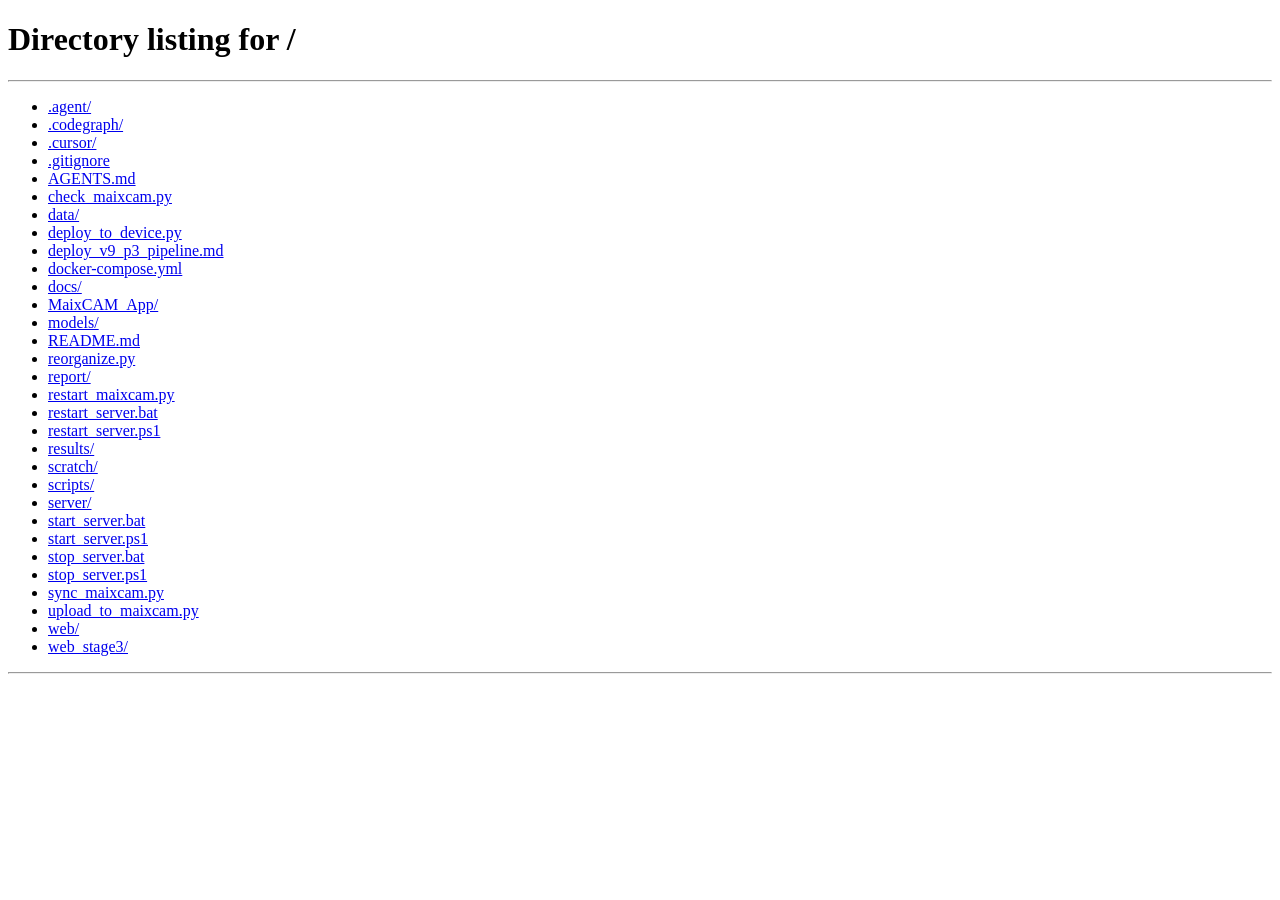
<file: web_stage3/pages/booking.html>
<!doctype html>
<html lang="vi">
<head>
  <meta charset="utf-8" />
  <meta name="viewport" content="width=device-width, initial-scale=1" />
  <title>Đặt vé — AIoT Flight</title>
  <link rel="preconnect" href="https://fonts.googleapis.com" />
  <link rel="preconnect" href="https://fonts.gstatic.com" crossorigin />
  <link href="https://fonts.googleapis.com/css2?family=Instrument+Sans:wght@400;600;700;800&family=JetBrains+Mono:wght@400;600;700&display=swap" rel="stylesheet" />
  <link rel="stylesheet" href="../css/base.css" />
  <link rel="stylesheet" href="../css/components.css" />
  <link rel="stylesheet" href="../css/layout.css" />
</head>
<body>
  <div id="app">
    <div id="nav-placeholder"></div>

    <main class="page">
      <div class="shell">
        <div class="page__header">
          <div class="eyebrow">Bước 2 / 4</div>
          <h1>Thông tin hành khách</h1>
          <p class="text-muted">Nhập thông tin cho từng hành khách. Có thể đặt cho tối đa 9 người.</p>
        </div>

        <div class="page__grid page__grid--sidebar">
          <!-- Flight summary -->
          <div class="panel" id="flightSummaryPanel">
            <div class="panel__body">
              <h3 style="margin-bottom:var(--sp-4);">Chuyến bay đã chọn</h3>
              <div id="flightSummary"></div>
            </div>
          </div>

          <!-- Passenger form -->
          <div class="panel">
            <div class="panel__header">
              <span class="step-badge">A</span>
              <div>
                <h2>Thông tin hành khách</h2>
                <p>Nhập đầy đủ thông tin để đặt vé.</p>
              </div>
            </div>

            <div class="panel__body">
              <form id="bookingForm" novalidate>
                <div class="field-grid field-grid--3">
                  <div class="field" style="grid-column:1/-1;">
                    <label class="label" for="passengerName">Họ tên <span style="color:var(--danger)">*</span></label>
                    <input id="passengerName" name="name" type="text" class="input"
                      placeholder="VD: Nguyễn Văn A" required />
                  </div>
                  <div class="field">
                    <label class="label" for="passengerEmail">Email</label>
                    <input id="passengerEmail" name="email" type="email" class="input"
                      placeholder="email@example.com" />
                  </div>
                  <div class="field">
                    <label class="label" for="passengerPhone">Số điện thoại</label>
                    <input id="passengerPhone" name="phone" type="tel" class="input"
                      placeholder="0901234567" />
                  </div>
                </div>

                <hr class="divider" />

                <!-- Seat selection prompt -->
                <div class="alert alert--info" style="margin-bottom:var(--sp-5);">
                  <span>💺 <strong>Chọn ghế:</strong> Sau khi xác nhận đặt vé, bạn sẽ được chọn ghế trên sơ đồ tương tác.</span>
                </div>

                <!-- Price summary -->
                <div id="priceSummary" style="margin-bottom:var(--sp-5);"></div>

                <div class="actions">
                  <button type="submit" class="btn btn--primary btn--lg" id="confirmBtn">
                    Xác nhận đặt vé
                  </button>
                  <a href="/" class="btn btn--ghost">Quay lại</a>
                </div>
              </form>
            </div>
          </div>
        </div>
      </div>
    </main>

    <footer class="footer">
      <div class="shell footer__inner">
        <span>© 2026 AIoT Flight</span>
      </div>
    </footer>
  </div>

  <script type="module">
    import { render } from "../js/components/nav.js";
    import { apiGetFlight } from "../js/api.js";
    import { navigate } from "../js/router.js";
    import { registerRoutes } from "../js/routes.js";
    import { getBookingFlow, saveBookingFlow, clearStaleFlow } from "../js/storage.js";
    import { isLoggedIn, restoreSession, getUser } from "../js/auth.js";
    import { formatVND } from "../js/components/flight-card.js";

    registerRoutes();
    clearStaleFlow();
    await restoreSession();
    render();

    const flow = getBookingFlow();
    const flightId = new URLSearchParams(location.search).get("flight") || flow.flight?.id;
    const passengers = flow.passengers || 1;

    // Auto-fill user details if logged in or prioritize flow data
    const passengerNameVal = flow.passengerName || (isLoggedIn() ? getUser()?.full_name : "");
    const passengerEmailVal = flow.passengerEmail || (isLoggedIn() ? getUser()?.email : "");
    const passengerPhoneVal = flow.passengerPhone || (isLoggedIn() ? getUser()?.phone : "");

    if (passengerNameVal) document.getElementById("passengerName").value = passengerNameVal;
    if (passengerEmailVal) document.getElementById("passengerEmail").value = passengerEmailVal;
    if (passengerPhoneVal) document.getElementById("passengerPhone").value = passengerPhoneVal;

    if (!flightId) { navigate("/"); }

    let flight = flow.flight || null;

    async function loadFlight() {
      if (!flight) {
        try { flight = await apiGetFlight(flightId); } catch { navigate("/"); }
      }
      renderFlight();
    }

    function renderFlight() {
      const f = flight;
      document.getElementById("flightSummary").innerHTML = `
        <div style="display:grid;gap:var(--sp-3);">
          <div style="display:flex;justify-content:space-between;align-items:center;">
            <span class="mono font-bold text-xl">${f.origin_code || "—"} → ${f.dest_code || "—"}</span>
            <span class="badge badge--signal">${f.flight_number || "—"}</span>
          </div>
          <div class="text-muted text-sm">
            ${f.origin_city || ""} → ${f.dest_city || ""}
          </div>
          <hr style="border-color:var(--border);" />
          <div style="display:grid;grid-template-columns:1fr 1fr;gap:var(--sp-3);">
            <div>
              <div class="text-xs text-muted">Khởi hành</div>
              <div class="mono font-bold">${String(f.departure_time||"").substring(0,5)}</div>
            </div>
            <div>
              <div class="text-xs text-muted">Đến nơi</div>
              <div class="mono font-bold">${String(f.arrival_time||"").substring(0,5)}</div>
            </div>
            <div>
              <div class="text-xs text-muted">Ngày</div>
              <div class="mono">${f.flight_date || "—"}</div>
            </div>
            <div>
              <div class="text-xs text-muted">Máy bay</div>
              <div class="mono">${f.plane_type || "—"}</div>
            </div>
          </div>
          <hr style="border-color:var(--border);" />
          <div style="display:flex;justify-content:space-between;align-items:center;">
            <span class="text-sm text-muted">${passengers} × giá vé</span>
            <span class="mono font-bold text-signal" style="font-size:1.2rem;">${formatVND(f.base_price || 0)}</span>
          </div>
        </div>`;

      const total = (f.base_price || 0) * passengers;
      document.getElementById("priceSummary").innerHTML = `
        <div style="display:grid;gap:var(--sp-2);padding:var(--sp-4);border:1px solid var(--border);background:var(--panel-strong);">
          <div style="display:flex;justify-content:space-between;" class="text-sm">
            <span class="text-muted">Giá vé (${passengers} khách)</span>
            <span class="mono">${formatVND(f.base_price * passengers)}</span>
          </div>
          <div style="display:flex;justify-content:space-between;font-weight:700;font-size:1.1rem;border-top:1px solid var(--border);padding-top:var(--sp-3);margin-top:var(--sp-2);">
            <span>Tổng cộng</span>
            <span class="mono text-signal">${formatVND(total)}</span>
          </div>
        </div>`;
    }

    document.getElementById("bookingForm").addEventListener("submit", async (e) => {
      e.preventDefault();
      const name  = document.getElementById("passengerName").value.trim();
      const email = document.getElementById("passengerEmail").value.trim();
      const phone = document.getElementById("passengerPhone").value.trim();

      if (!name) {
        alert("Vui lòng nhập Họ tên hành khách.");
        document.getElementById("passengerName").focus();
        return;
      }

      // Enforce contact details check for guests
      if (!isLoggedIn()) {
        if (!email) {
          alert("Vui lòng nhập Email liên hệ.");
          document.getElementById("passengerEmail").focus();
          return;
        }
        if (!phone) {
          alert("Vui lòng nhập Số điện thoại liên hệ.");
          document.getElementById("passengerPhone").focus();
          return;
        }

        const emailRegex = /^[^\s@]+@[^\s@]+\.[^\s@]+$/;
        if (!emailRegex.test(email)) {
          alert("Vui lòng nhập Email đúng định dạng (VD: email@example.com).");
          document.getElementById("passengerEmail").focus();
          return;
        }

        const phoneRegex = /^[0-9]{10}$/;
        if (!phoneRegex.test(phone)) {
          alert("Vui lòng nhập Số điện thoại đúng định dạng (10 chữ số).");
          document.getElementById("passengerPhone").focus();
          return;
        }
      }

      const btn = document.getElementById("confirmBtn");
      btn.disabled = true;
      btn.innerHTML = `<span class="spinner"></span> Đang xử lý…`;

      try {
        saveBookingFlow({
          flight,
          passengers,
          passengerName: name,
          passengerEmail: email,
          passengerPhone: phone,
          totalPrice: (flight.base_price || 0) * passengers,
        });
        navigate(`/seat-map?flight=${flightId}`);
      } catch (err) {
        alert("Có lỗi: " + err.message);
        btn.disabled = false;
        btn.textContent = "Xác nhận đặt vé";
      }
    });

    loadFlight();
  </script>
</body>
</html>
</file>
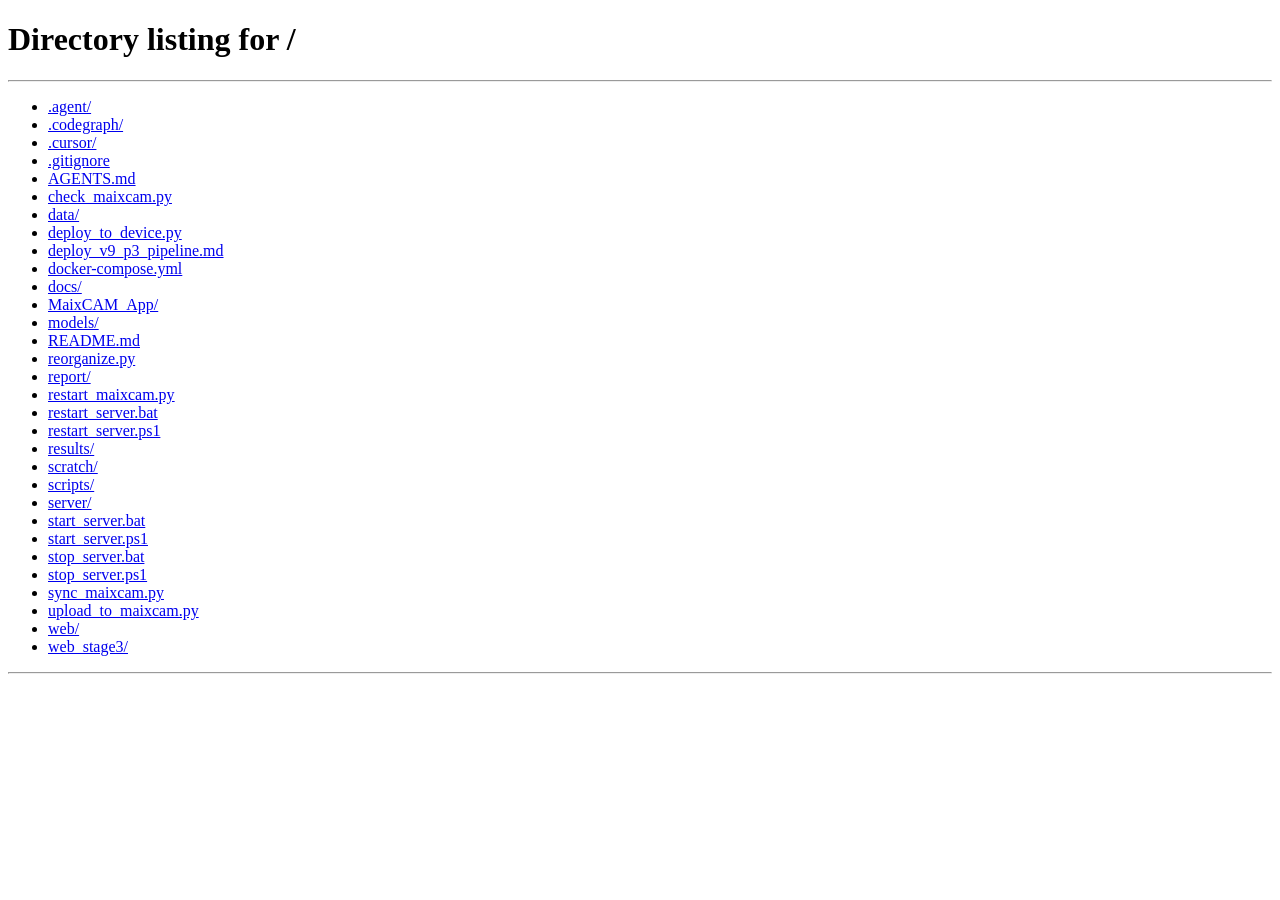
<file: web_stage3/pages/checkin.html>
<!doctype html>
<html lang="vi">
<head>
  <meta charset="utf-8" />
  <meta name="viewport" content="width=device-width, initial-scale=1" />
  <title>Xác nhận Check-in — AIoT Flight</title>
  <link rel="preconnect" href="https://fonts.googleapis.com" />
  <link rel="preconnect" href="https://fonts.gstatic.com" crossorigin />
  <link href="https://fonts.googleapis.com/css2?family=Instrument+Sans:wght@400;600;700;800&family=JetBrains+Mono:wght@400;600;700&display=swap" rel="stylesheet" />
  <link rel="stylesheet" href="../css/base.css" />
  <link rel="stylesheet" href="../css/components.css" />
  <link rel="stylesheet" href="../css/layout.css" />
</head>
<body>
  <div id="app">
    <div id="nav-placeholder"></div>

    <main class="page">
      <div class="shell">
        <div class="page__header">
          <div class="eyebrow">Xác nhận vé</div>
          <h1>Check-in trực tuyến</h1>
          <p class="text-muted">Kiểm tra thông tin chuyến bay của bạn và thực hiện check-in.</p>
        </div>

        <div style="max-width: 600px; margin: 0 auto;">
          <div class="panel">
            <div class="panel__header">
              <span class="step-badge">✓</span>
              <div>
                <h2>Thông tin chuyến bay</h2>
                <p>Vui lòng kiểm tra kỹ thông tin hành trình trước khi thực hiện check-in.</p>
              </div>
            </div>
            <div class="panel__body">
              <div id="resultContent">
                <div class="alert alert--info">Đang tải thông tin vé...</div>
              </div>
              
              <div id="checkinFeedback" class="alert" style="display:none; margin-top: var(--sp-4);"></div>

              <div style="display:flex; gap:var(--sp-3); margin-top:var(--sp-5); justify-content: flex-end;">
                <button id="confirmCheckinBtn" class="btn btn--primary btn--lg" disabled>
                  Xác nhận Check-in
                </button>
                <a href="/" class="btn btn--ghost btn--lg">Quay lại</a>
              </div>
            </div>
          </div>
        </div>
      </div>
    </main>

    <footer class="footer">
      <div class="shell footer__inner">
        <span>© 2026 AIoT Flight</span>
      </div>
    </footer>
  </div>

  <script type="module">
    import { render } from "../js/components/nav.js";
    import { apiGetBooking, apiCheckin } from "../js/api.js";
    import { navigate } from "../js/router.js";
    import { registerRoutes } from "../js/routes.js";
    import { clearStaleFlow } from "../js/storage.js";

    registerRoutes();
    clearStaleFlow();
    render();

    const bookingCode = new URLSearchParams(location.search).get("booking");

    if (!bookingCode) {
      alert("Không tìm thấy mã booking.");
      navigate("/");
    }

    let booking = null;

    async function loadBooking() {
      try {
        booking = await apiGetBooking(bookingCode);
        document.getElementById("resultContent").innerHTML = buildBookingInfo(booking);
        
        const checkinBtn = document.getElementById("confirmCheckinBtn");
        
        if (booking.status === "checked_in") {
          showFeedback("warning", "Vé này đã được check-in thành công trước đó.");
          checkinBtn.disabled = true;
        } else if (booking.status === "cancelled") {
          showFeedback("error", "Vé này đã bị hủy, không thể thực hiện check-in.");
          checkinBtn.disabled = true;
        } else if (booking.payment_status !== "paid") {
          showFeedback("error", "Vé này chưa được thanh toán. Vui lòng thanh toán trước khi check-in.");
          checkinBtn.disabled = true;
          
          const actionContainer = checkinBtn.parentNode;
          const payBtn = document.createElement("a");
          payBtn.href = `/payment?booking=${booking.booking_code}`;
          payBtn.className = "btn btn--accent btn--lg";
          payBtn.textContent = "Thanh toán ngay";
          actionContainer.insertBefore(payBtn, checkinBtn);
          checkinBtn.style.display = "none";
        } else {
          checkinBtn.disabled = false;
        }
      } catch (err) {
        document.getElementById("resultContent").innerHTML = `
          <div class="alert alert--error">
            <strong>Không tìm thấy booking.</strong> Vui lòng kiểm tra mã vé.
          </div>`;
      }
    }

    function showFeedback(type, msg) {
      const el = document.getElementById("checkinFeedback");
      el.className = `alert alert--${type}`;
      el.textContent = msg;
      el.style.display = "block";
    }

    function buildBookingInfo(b) {
      const statusBadge = {
        confirmed: `<span class="badge badge--ok">Đã xác nhận</span>`,
        checked_in: `<span class="badge badge--accent">Đã check-in</span>`,
        cancelled: `<span class="badge badge--danger">Đã hủy</span>`,
      }[b.status] || `<span class="badge badge--muted">${b.status}</span>`;

      const paymentBadge = b.payment_status === "paid"
        ? `<span class="badge badge--ok">Đã thanh toán</span>`
        : `<span class="badge badge--warn">Chưa thanh toán</span>`;

      return `
        <div style="display:grid;gap:var(--sp-4);">
          <div style="text-align:center;">
            <div class="mono text-xs text-muted" style="text-transform:uppercase;letter-spacing:0.1em;margin-bottom:4px;">Mã đặt chỗ</div>
            <div class="booking-code" style="font-size:1.6rem; font-weight: 800; color: var(--signal);">${b.booking_code}</div>
          </div>
          <hr style="border-color:var(--border);" />
          <div style="display:grid;gap:var(--sp-3); background: var(--panel-strong); padding: var(--sp-4); border: 1px solid var(--border);">
            <div style="display:flex;justify-content:space-between;">
              <span class="text-muted text-sm">Hành trình</span>
              <span class="mono font-bold">${b.origin_code} → ${b.dest_code}</span>
            </div>
            <div style="display:flex;justify-content:space-between;">
              <span class="text-muted text-sm">Chuyến bay</span>
              <span class="mono font-bold">${b.flight_number}</span>
            </div>
            <div style="display:flex;justify-content:space-between;">
              <span class="text-muted text-sm">Ngày bay</span>
              <span class="mono">${b.flight_date}</span>
            </div>
            <div style="display:flex;justify-content:space-between;">
              <span class="text-muted text-sm">Giờ khởi hành</span>
              <span class="mono">${String(b.departure_time || "").substring(0, 5)}</span>
            </div>
            <div style="display:flex;justify-content:space-between;">
              <span class="text-muted text-sm">Hành khách</span>
              <span style="font-weight: 600;">${b.passenger_name || b.user_name}</span>
            </div>
            <div style="display:flex;justify-content:space-between;">
              <span class="text-muted text-sm">Email liên hệ</span>
              <span>${b.passenger_email || "—"}</span>
            </div>
            <div style="display:flex;justify-content:space-between;">
              <span class="text-muted text-sm">Số điện thoại</span>
              <span class="mono">${b.passenger_phone || "—"}</span>
            </div>
            <div style="display:flex;justify-content:space-between;">
              <span class="text-muted text-sm">Số ghế</span>
              <span class="mono font-bold text-signal">${b.seat_number || "Chưa chọn ghế"}</span>
            </div>
            <div style="display:flex;justify-content:space-between;">
              <span class="text-muted text-sm">Thanh toán</span>
              <span>${paymentBadge}</span>
            </div>
            <div style="display:flex;justify-content:space-between;">
              <span class="text-muted text-sm">Trạng thái</span>
              <span>${statusBadge}</span>
            </div>
          </div>
        </div>`;
    }

    document.getElementById("confirmCheckinBtn").addEventListener("click", async () => {
      if (!booking) return;

      const btn = document.getElementById("confirmCheckinBtn");
      btn.disabled = true;
      btn.innerHTML = `<span class="spinner"></span> Đang xử lý…`;

      try {
        await apiCheckin(booking.id);
        document.getElementById("resultContent").innerHTML = `
          <div style="text-align:center; padding: var(--sp-6);">
            <div style="font-size:4rem; color:var(--ok); margin-bottom: var(--sp-4);">✓</div>
            <h2 style="color:var(--ok); font-weight:700;">Check-in thành công!</h2>
            <p class="text-muted" style="margin-top:var(--sp-2); margin-bottom: var(--sp-6);">
              Cảm ơn bạn đã check-in. Chúc bạn có chuyến đi tốt đẹp!
            </p>
            <div style="display: flex; gap: var(--sp-3); justify-content: center;">
              <button class="btn btn--primary" onclick="window.print()">In vé</button>
              <a href="/" class="btn btn--ghost">Quay lại trang chủ</a>
            </div>
          </div>`;
        document.getElementById("checkinFeedback").style.display = "none";
        btn.style.display = "none";
      } catch (err) {
        showFeedback("error", "Lỗi check-in: " + err.message);
        btn.disabled = false;
        btn.textContent = "Xác nhận Check-in";
      }
    });

    loadBooking();
  </script>
</body>
</html>
</file>
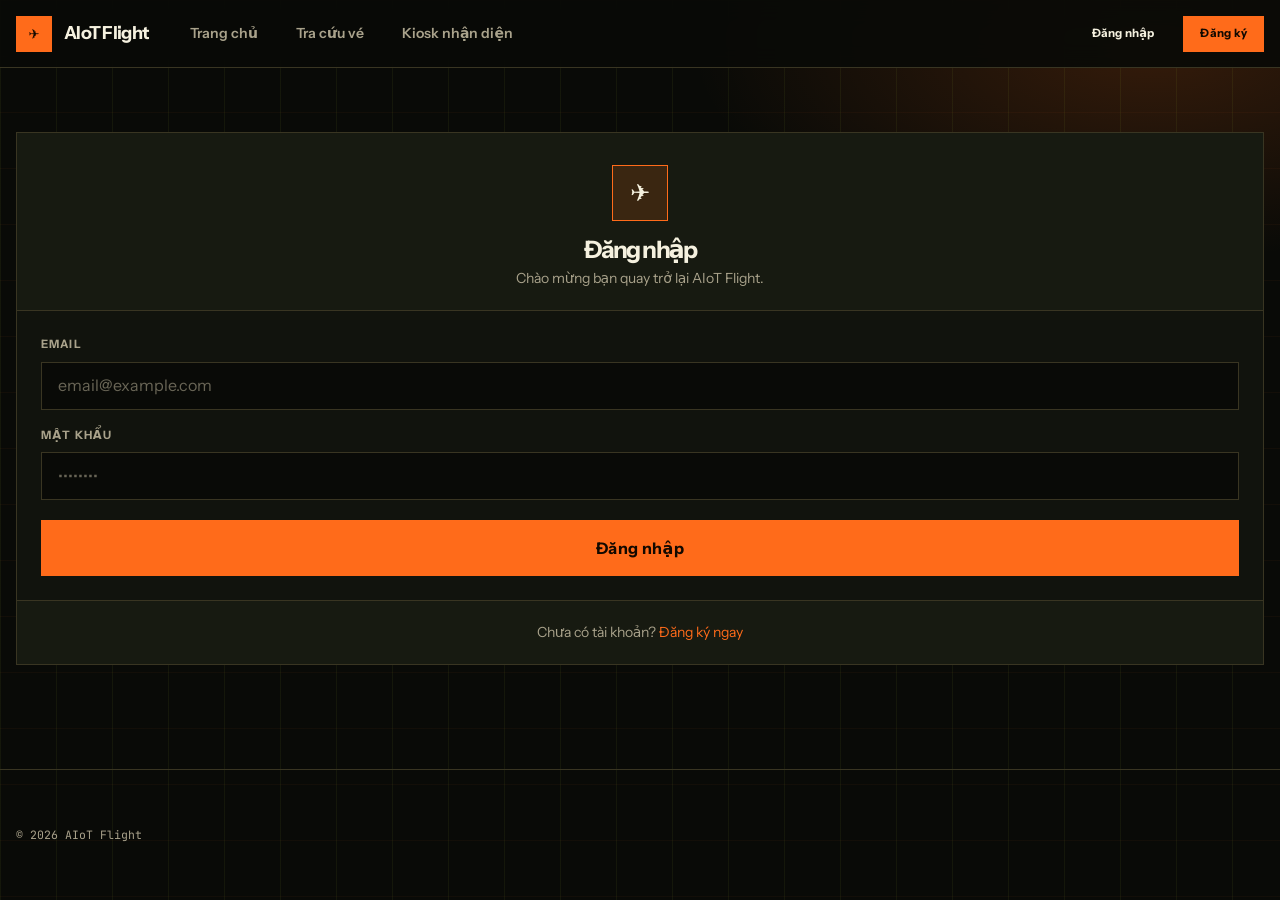
<file: web_stage3/pages/login.html>
<!doctype html>
<html lang="vi">
<head>
  <meta charset="utf-8" />
  <meta name="viewport" content="width=device-width, initial-scale=1" />
  <title>Đăng nhập — AIoT Flight</title>
  <link rel="preconnect" href="https://fonts.googleapis.com" />
  <link rel="preconnect" href="https://fonts.gstatic.com" crossorigin />
  <link href="https://fonts.googleapis.com/css2?family=Instrument+Sans:wght@400;600;700;800&family=JetBrains+Mono:wght@400;600;700&display=swap" rel="stylesheet" />
  <link rel="stylesheet" href="../css/base.css" />
  <link rel="stylesheet" href="../css/components.css" />
  <link rel="stylesheet" href="../css/layout.css" />
</head>
<body>
  <div id="app">
    <div id="nav-placeholder"></div>

    <main class="page">
      <div class="shell" style="--shell-max: 480px;">
        <div class="auth-card" id="authCard">
          <div class="auth-card__header">
            <div class="auth-card__logo">✈</div>
            <h1>Đăng nhập</h1>
            <p class="text-muted text-sm">Chào mừng bạn quay trở lại AIoT Flight.</p>
          </div>

          <div class="auth-card__body">
            <div id="loginError" style="display:none;margin-bottom:var(--sp-4);"></div>

            <form id="loginForm" novalidate>
              <div class="field">
                <label class="label" for="email">Email</label>
                <input id="email" name="email" type="email" class="input"
                  placeholder="email@example.com" autocomplete="email"
                  required />
              </div>

              <div class="field" style="margin-top:var(--sp-4);">
                <label class="label" for="password">Mật khẩu</label>
                <input id="password" name="password" type="password" class="input"
                  placeholder="••••••••" autocomplete="current-password"
                  required />
              </div>

              <div id="formError" style="display:none;margin-top:var(--sp-3);"></div>

              <button type="submit" class="btn btn--primary btn--lg" id="loginBtn"
                style="width:100%;margin-top:var(--sp-5);">
                Đăng nhập
              </button>
            </form>
          </div>

          <div class="auth-card__footer">
            <p class="text-sm text-muted">
              Chưa có tài khoản?
              <a href="/register" class="link">Đăng ký ngay</a>
            </p>
          </div>
        </div>
      </div>
    </main>

    <footer class="footer">
      <div class="shell footer__inner">
        <span>© 2026 AIoT Flight</span>
      </div>
    </footer>
  </div>

  <style>
    .auth-card {
      background: var(--panel);
      border: 1px solid var(--border);
      border-radius: var(--radius-lg);
      overflow: hidden;
    }
    .auth-card__header {
      padding: var(--sp-8) var(--sp-6) var(--sp-5);
      text-align: center;
      background: var(--panel-strong);
      border-bottom: 1px solid var(--border);
    }
    .auth-card__logo {
      width: 56px; height: 56px;
      background: var(--signal-dim);
      border: 1px solid var(--signal);
      border-radius: var(--radius);
      display: grid; place-items: center;
      font-size: 1.5rem;
      margin: 0 auto var(--sp-4);
    }
    .auth-card__header h1 {
      font-size: var(--text-2xl);
      margin-bottom: var(--sp-1);
    }
    .auth-card__body {
      padding: var(--sp-6);
    }
    .auth-card__footer {
      padding: var(--sp-5) var(--sp-6);
      background: var(--panel-strong);
      border-top: 1px solid var(--border);
      text-align: center;
    }
    .link { color: var(--signal); }
    .link:hover { text-decoration: underline; }
  </style>

  <script type="module">
    import { render } from "../js/components/nav.js";
    import { login } from "../js/auth.js";
    import { navigate } from "../js/router.js";

    render();

    // Check if already logged in
    import { isLoggedIn } from "../js/auth.js";
    if (isLoggedIn()) {
      const returnUrl = new URLSearchParams(location.search).get("return") || "/";
      navigate(returnUrl);
    }

    const form = document.getElementById("loginForm");
    const emailInput = document.getElementById("email");
    const passwordInput = document.getElementById("password");
    const loginBtn = document.getElementById("loginBtn");
    const errorEl = document.getElementById("formError");

    function showError(msg) {
      errorEl.className = "alert alert--error";
      errorEl.textContent = msg;
      errorEl.style.display = "block";
    }

    function clearError() {
      errorEl.style.display = "none";
    }

    emailInput?.addEventListener("input", clearError);
    passwordInput?.addEventListener("input", clearError);

    form?.addEventListener("submit", async (e) => {
      e.preventDefault();
      clearError();

      const email = emailInput.value.trim();
      const password = passwordInput.value;

      if (!email) { emailInput.focus(); return; }
      if (!password) { passwordInput.focus(); return; }

      loginBtn.disabled = true;
      loginBtn.innerHTML = `<span class="spinner"></span> Đang đăng nhập…`;

      try {
        await login(email, password);
        const returnUrl = new URLSearchParams(location.search).get("return") || "/";
        navigate(returnUrl);
      } catch (err) {
        showError(err.message || "Đăng nhập thất bại. Vui lòng thử lại.");
        loginBtn.disabled = false;
        loginBtn.textContent = "Đăng nhập";
      }
    });
  </script>
</body>
</html>
</file>
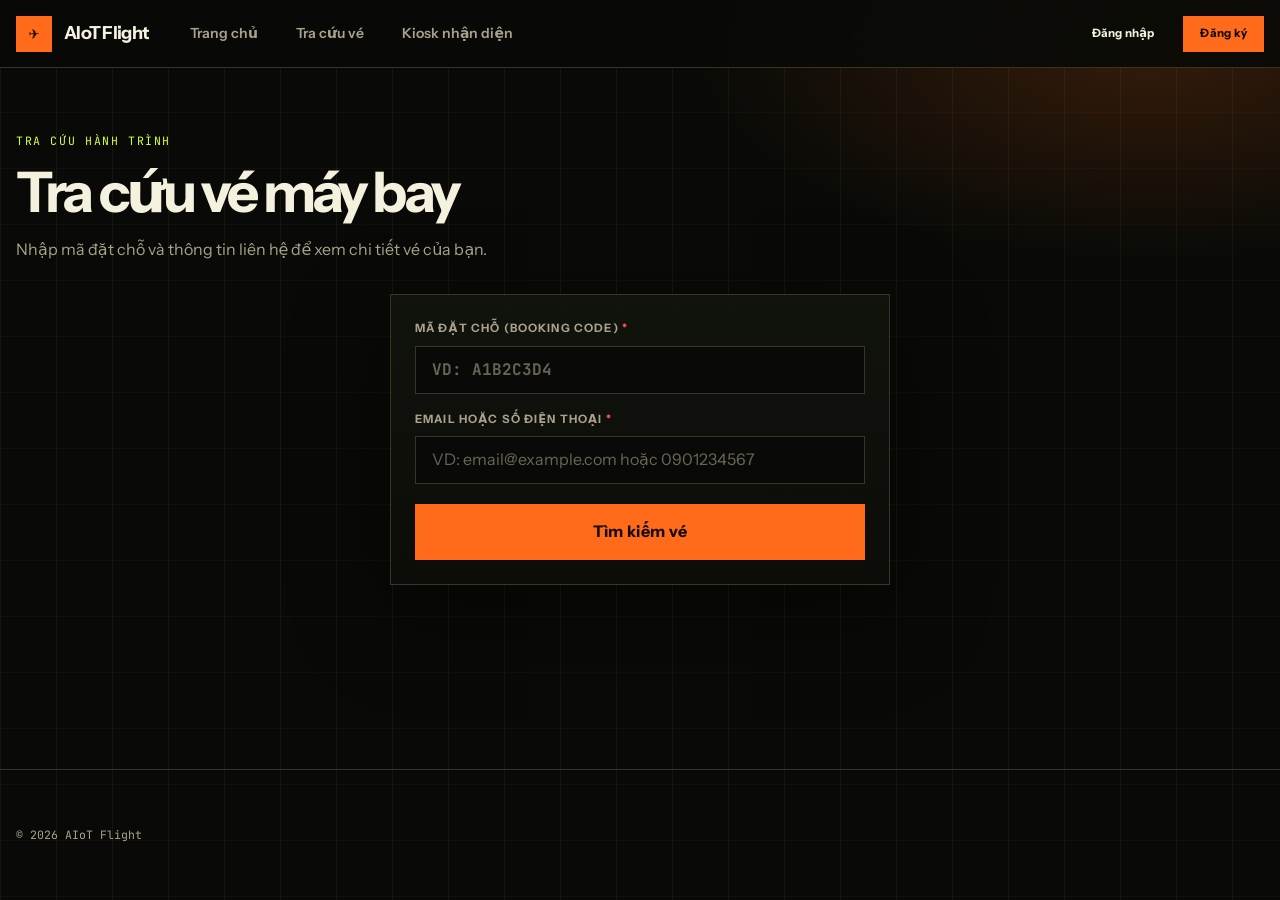
<file: web_stage3/pages/lookup.html>
<!doctype html>
<html lang="vi">
<head>
  <meta charset="utf-8" />
  <meta name="viewport" content="width=device-width, initial-scale=1" />
  <title>Tra cứu vé — AIoT Flight</title>
  <link rel="preconnect" href="https://fonts.googleapis.com" />
  <link rel="preconnect" href="https://fonts.gstatic.com" crossorigin />
  <link href="https://fonts.googleapis.com/css2?family=Instrument+Sans:wght@400;600;700;800&family=JetBrains+Mono:wght@400;600;700&display=swap" rel="stylesheet" />
  <link rel="stylesheet" href="../css/base.css" />
  <link rel="stylesheet" href="../css/components.css" />
  <link rel="stylesheet" href="../css/layout.css" />
  <style>
    .lookup-box {
      max-width: 500px;
      margin: 0 auto var(--sp-6) auto;
    }
    .ticket-details {
      max-width: 650px;
      margin: 0 auto;
    }
    .detail-grid {
      display: grid;
      grid-template-columns: repeat(2, 1fr);
      gap: var(--sp-4);
      background: var(--panel-strong);
      padding: var(--sp-5);
      border: 1px solid var(--border);
      margin-bottom: var(--sp-5);
    }
    .detail-item {
      display: flex;
      flex-direction: column;
      gap: var(--sp-1);
    }
    .detail-label {
      font-size: 0.8rem;
      color: var(--muted);
    }
    .detail-value {
      font-weight: 600;
    }
  </style>
</head>
<body>
  <div id="app">
    <div id="nav-placeholder"></div>

    <main class="page">
      <div class="shell">
        <div class="page__header">
          <div class="eyebrow">Tra cứu hành trình</div>
          <h1>Tra cứu vé máy bay</h1>
          <p class="text-muted">Nhập mã đặt chỗ và thông tin liên hệ để xem chi tiết vé của bạn.</p>
        </div>

        <!-- Search Form -->
        <div class="lookup-box panel" id="searchPanel">
          <div class="panel__body">
            <form id="lookupForm" novalidate>
              <div style="display:grid; gap:var(--sp-4); margin-bottom:var(--sp-5);">
                <div class="field">
                  <label class="label" for="bookingCode">Mã đặt chỗ (Booking Code) <span style="color:var(--danger)">*</span></label>
                  <input id="bookingCode" name="code" type="text" class="input mono font-bold"
                    placeholder="VD: A1B2C3D4" style="text-transform: uppercase;" required />
                </div>
                <div class="field">
                  <label class="label" for="contactInfo">Email hoặc Số điện thoại <span style="color:var(--danger)">*</span></label>
                  <input id="contactInfo" name="contact" type="text" class="input"
                    placeholder="VD: email@example.com hoặc 0901234567" required />
                </div>
              </div>

              <div id="lookupError" class="alert alert--error" style="display:none; margin-bottom:var(--sp-4);"></div>

              <button type="submit" class="btn btn--primary btn--full btn--lg" id="searchBtn">
                Tìm kiếm vé
              </button>
            </form>
          </div>
        </div>

        <!-- Ticket Results (Hidden initially) -->
        <div class="ticket-details panel" id="resultPanel" style="display:none;">
          <div class="panel__header" style="justify-content:space-between; align-items:center;">
            <div style="display:flex; align-items:center; gap:var(--sp-3);">
              <span class="step-badge">✈</span>
              <div>
                <h2>Thông tin chi tiết vé</h2>
                <p id="ticketSubtitle">Mã vé: —</p>
              </div>
            </div>
            <div id="statusBadges" style="display:flex; gap:var(--sp-2);"></div>
          </div>
          <div class="panel__body">
            <div class="detail-grid">
              <div class="detail-item" style="grid-column: 1 / -1;">
                <span class="detail-label">Hành khách</span>
                <span class="detail-value" id="valPassengerName">—</span>
              </div>
              <div class="detail-item">
                <span class="detail-label">Email liên hệ</span>
                <span class="detail-value" id="valPassengerEmail">—</span>
              </div>
              <div class="detail-item">
                <span class="detail-label">Số điện thoại</span>
                <span class="detail-value mono" id="valPassengerPhone">—</span>
              </div>
              <div class="detail-item">
                <span class="detail-label">Chuyến bay</span>
                <span class="detail-value mono" id="valFlightNumber">—</span>
              </div>
              <div class="detail-item">
                <span class="detail-label">Hành trình</span>
                <span class="detail-value font-bold" id="valRoute">—</span>
              </div>
              <div class="detail-item">
                <span class="detail-label">Ngày bay</span>
                <span class="detail-value mono" id="valDate">—</span>
              </div>
              <div class="detail-item">
                <span class="detail-label">Giờ khởi hành</span>
                <span class="detail-value mono" id="valTime">—</span>
              </div>
              <div class="detail-item">
                <span class="detail-label">Số ghế đã chọn</span>
                <span class="detail-value mono text-signal" id="valSeat">—</span>
              </div>
              <div class="detail-item">
                <span class="detail-label">Tổng tiền vé</span>
                <span class="detail-value text-signal font-bold" id="valPrice">—</span>
              </div>
            </div>

            <div style="display:flex; gap:var(--sp-3); justify-content:flex-end;" id="actionButtons">
              <!-- Action buttons will be injected dynamically -->
            </div>
          </div>
          <div class="panel__footer">
            <button class="btn btn--ghost" id="newSearchBtn">Tra cứu mã vé khác</button>
          </div>
        </div>
      </div>
    </main>

    <footer class="footer">
      <div class="shell footer__inner">
        <span>© 2026 AIoT Flight</span>
      </div>
    </footer>
  </div>

  <script type="module">
    import { render } from "../js/components/nav.js";
    import { apiGetBooking, formatVND } from "../js/api.js";
    import { registerRoutes } from "../js/routes.js";
    import { clearStaleFlow } from "../js/storage.js";

    registerRoutes();
    clearStaleFlow();
    render();

    const lookupForm = document.getElementById("lookupForm");
    const searchPanel = document.getElementById("searchPanel");
    const resultPanel = document.getElementById("resultPanel");
    const lookupError = document.getElementById("lookupError");

    lookupForm.addEventListener("submit", async (e) => {
      e.preventDefault();
      
      const code = document.getElementById("bookingCode").value.trim().toUpperCase();
      const contact = document.getElementById("contactInfo").value.trim().toLowerCase();

      if (!code) {
        showError("Vui lòng nhập Mã đặt chỗ.");
        document.getElementById("bookingCode").focus();
        return;
      }
      if (!contact) {
        showError("Vui lòng nhập Email hoặc Số điện thoại liên hệ.");
        document.getElementById("contactInfo").focus();
        return;
      }

      const searchBtn = document.getElementById("searchBtn");
      searchBtn.disabled = true;
      searchBtn.innerHTML = `<span class="spinner"></span> Đang tìm kiếm…`;
      lookupError.style.display = "none";

      try {
        const booking = await apiGetBooking(code);
        
        // Security check: passenger details must match input email or phone
        const passengerEmail = String(booking.passenger_email || "").trim().toLowerCase();
        const passengerPhone = String(booking.passenger_phone || "").trim();

        if (contact !== passengerEmail && contact !== passengerPhone) {
          throw new Error("Mã vé hoặc thông tin liên hệ không khớp. Vui lòng kiểm tra lại.");
        }

        renderTicketDetails(booking);
      } catch (err) {
        showError(err.message || "Không tìm thấy thông tin vé hoặc có lỗi xảy ra.");
        searchBtn.disabled = false;
        searchBtn.textContent = "Tìm kiếm vé";
      }
    });

    function showError(msg) {
      lookupError.textContent = msg;
      lookupError.style.display = "block";
    }

    function renderTicketDetails(b) {
      document.getElementById("ticketSubtitle").textContent = `Mã vé: ${b.booking_code}`;
      document.getElementById("valPassengerName").textContent = b.passenger_name || b.user_name || "—";
      document.getElementById("valPassengerEmail").textContent = b.passenger_email || "—";
      document.getElementById("valPassengerPhone").textContent = b.passenger_phone || "—";
      document.getElementById("valFlightNumber").textContent = b.flight_number || "—";
      document.getElementById("valRoute").textContent = `${b.origin_city} (${b.origin_code}) → ${b.dest_city} (${b.dest_code})`;
      document.getElementById("valDate").textContent = b.flight_date || "—";
      document.getElementById("valTime").textContent = String(b.departure_time || "").substring(0, 5);
      document.getElementById("valSeat").textContent = b.seat_number || "Chưa chọn ghế";
      document.getElementById("valPrice").textContent = formatVND(b.total_price);

      // Render status badges
      const statusMap = {
        confirmed: `<span class="badge badge--ok">Đã xác nhận</span>`,
        checked_in: `<span class="badge badge--accent">Đã check-in</span>`,
        cancelled: `<span class="badge badge--danger">Đã hủy</span>`,
      };
      const paymentMap = {
        paid: `<span class="badge badge--ok">Đã thanh toán</span>`,
        unpaid: `<span class="badge badge--warn">Chưa thanh toán</span>`,
      };
      document.getElementById("statusBadges").innerHTML = 
        (statusMap[b.status] || "") + " " + (paymentMap[b.payment_status] || "");

      // Render context action buttons
      let buttonsHtml = "";
      if (b.status === "confirmed") {
        if (b.payment_status === "unpaid") {
          buttonsHtml += `<a href="/payment?booking=${b.booking_code}" class="btn btn--accent btn--lg">Thanh toán ngay</a>`;
        } else if (b.payment_status === "paid") {
          buttonsHtml += `<a href="/checkin?booking=${b.booking_code}" class="btn btn--accent btn--lg">Check-in trực tuyến</a>`;
          if (!b.face_registered) {
            buttonsHtml += `<a href="/register-face?booking=${b.booking_code}" class="btn btn--primary btn--lg">Đăng ký khuôn mặt</a>`;
          }
        }

        if (!b.seat_number) {
          buttonsHtml += `<a href="/seat-map?booking=${b.booking_code}" class="btn btn--primary btn--lg">Chọn ghế ngồi</a>`;
        } else {
          buttonsHtml += `<a href="/seat-map?booking=${b.booking_code}" class="btn btn--ghost btn--lg">Đổi ghế ngồi</a>`;
        }
      }
      
      if (b.status !== "cancelled") {
        buttonsHtml += `<button class="btn btn--ghost btn--lg" onclick="window.print()">In vé</button>`;
      }

      document.getElementById("actionButtons").innerHTML = buttonsHtml;

      searchPanel.style.display = "none";
      resultPanel.style.display = "block";
    }

    document.getElementById("newSearchBtn").addEventListener("click", () => {
      document.getElementById("lookupForm").reset();
      const searchBtn = document.getElementById("searchBtn");
      searchBtn.disabled = false;
      searchBtn.textContent = "Tìm kiếm vé";
      
      searchPanel.style.display = "block";
      resultPanel.style.display = "none";
    });
  </script>
</body>
</html>
</file>
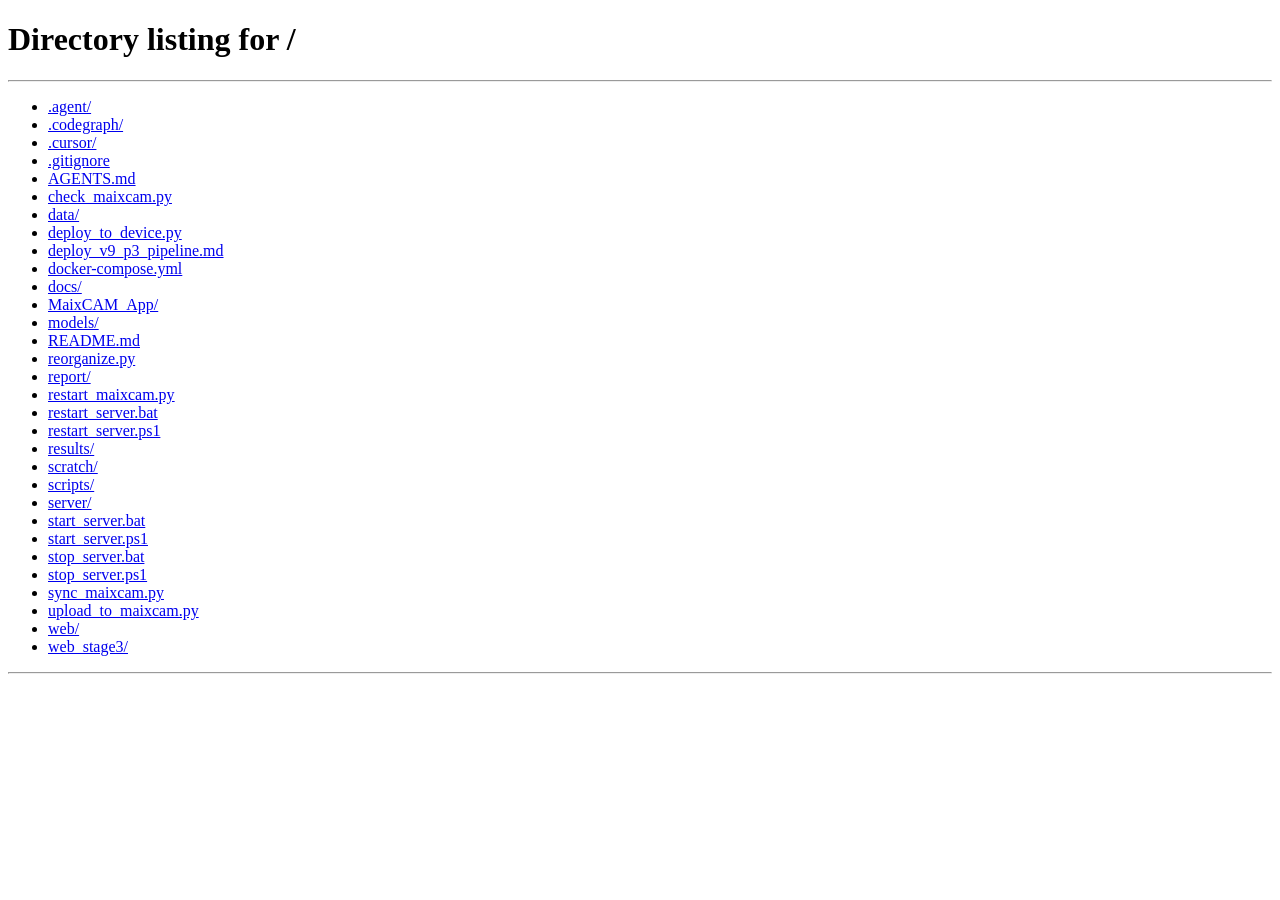
<file: web_stage3/pages/payment.html>
<!doctype html>
<html lang="vi">
<head>
  <meta charset="utf-8" />
  <meta name="viewport" content="width=device-width, initial-scale=1" />
  <title>Thanh toán — AIoT Flight</title>
  <link rel="preconnect" href="https://fonts.googleapis.com" />
  <link rel="preconnect" href="https://fonts.gstatic.com" crossorigin />
  <link href="https://fonts.googleapis.com/css2?family=Instrument+Sans:wght@400;600;700;800&family=JetBrains+Mono:wght@400;600;700&display=swap" rel="stylesheet" />
  <link rel="stylesheet" href="../css/base.css" />
  <link rel="stylesheet" href="../css/components.css" />
  <link rel="stylesheet" href="../css/layout.css" />
</head>
<body>
  <div id="app">
    <div id="nav-placeholder"></div>

    <main class="page">
      <div class="shell">
        <div class="page__header">
          <div class="eyebrow">Bước 3 / 4</div>
          <h1>Thanh toán</h1>
          <p class="text-muted">Chọn phương thức thanh toán để hoàn tất đặt vé.</p>
        </div>

        <div class="page__grid page__grid--sidebar">
          <!-- Booking summary -->
          <div class="panel">
            <div class="panel__body">
              <h3 style="margin-bottom:var(--sp-4);">Thông tin đặt vé</h3>
              <div id="bookingSummary"></div>
            </div>
          </div>

          <!-- Payment options -->
          <div class="panel">
            <div class="panel__header">
              <span class="step-badge">B</span>
              <div>
                <h2 id="paymentPanelTitle">Phương thức thanh toán</h2>
                <p id="paymentPanelDesc">Chọn cách thanh toán phù hợp với bạn.</p>
              </div>
            </div>
            <div class="panel__body">
              <div id="paymentError" style="display:none;margin-bottom:var(--sp-4);"></div>
              <div id="paymentHoldTimer" class="alert alert--info" style="display:none;margin-bottom:var(--sp-4);"></div>

              <!-- Passenger Contact Form (Conditional) -->
              <div id="passengerFormContainer" style="display:none; margin-bottom:var(--sp-5);">
                <h3 style="margin-bottom:var(--sp-3);">Thông tin hành khách liên hệ</h3>
                <div class="field-grid field-grid--2" style="display:grid; gap:var(--sp-3); grid-template-columns: 1fr 1fr;">
                  <div class="field" style="grid-column: 1 / -1;">
                    <label class="label" for="passengerName">Họ tên <span style="color:var(--danger)">*</span></label>
                    <input id="passengerName" name="name" type="text" class="input"
                      placeholder="VD: Nguyễn Văn A" required />
                  </div>
                  <div class="field">
                    <label class="label" for="passengerEmail">Email <span style="color:var(--danger)">*</span></label>
                    <input id="passengerEmail" name="email" type="email" class="input"
                      placeholder="email@example.com" required />
                  </div>
                  <div class="field">
                    <label class="label" for="passengerPhone">Số điện thoại <span style="color:var(--danger)">*</span></label>
                    <input id="passengerPhone" name="phone" type="tel" class="input"
                      placeholder="0901234567" required />
                  </div>
                </div>
                <hr class="divider" style="margin:var(--sp-4) 0;" />
              </div>

              <div style="display:grid;gap:var(--sp-3);margin-bottom:var(--sp-5);">
                <label class="payment-option" id="optVnpay">
                  <input type="radio" name="method" value="vnpay" class="payment-option__radio" />
                  <div class="payment-option__icon">VN</div>
                  <div class="payment-option__info">
                    <div class="payment-option__name">VNPay</div>
                    <div class="payment-option__desc text-xs text-muted">Thanh toán qua ví VNPay, internet banking</div>
                  </div>
                  <div class="payment-option__check">✓</div>
                </label>

                <label class="payment-option" id="optMoMo">
                  <input type="radio" name="method" value="momo" class="payment-option__radio" />
                  <div class="payment-option__icon">Mo</div>
                  <div class="payment-option__info">
                    <div class="payment-option__name">MoMo</div>
                    <div class="payment-option__desc text-xs text-muted">Quét mã MoMo để thanh toán nhanh</div>
                  </div>
                  <div class="payment-option__check">✓</div>
                </label>

                <label class="payment-option" id="optCash">
                  <input type="radio" name="method" value="cash" class="payment-option__radio" />
                  <div class="payment-option__icon">₫</div>
                  <div class="payment-option__info">
                    <div class="payment-option__name">Tiền mặt</div>
                    <div class="payment-option__desc text-xs text-muted">Thanh toán trực tiếp tại quầy</div>
                  </div>
                  <div class="payment-option__check">✓</div>
                </label>
              </div>

              <div id="paymentActions">
                <button id="payNowBtn" class="btn btn--primary btn--lg" style="width:100%;" disabled>
                  Chọn phương thức thanh toán
                </button>
              </div>

              <div style="margin-top:var(--sp-4);text-align:center;">
                <a href="/seat-map" class="btn btn--ghost btn--sm">← Quay lại chọn ghế</a>
              </div>
            </div>
          </div>
        </div>
      </div>
    </main>

    <footer class="footer">
      <div class="shell footer__inner">
        <span>© 2026 AIoT Flight</span>
      </div>
    </footer>
  </div>

  <style>
    .payment-option {
      display: flex;
      align-items: center;
      gap: var(--sp-4);
      padding: var(--sp-4) var(--sp-5);
      border: 1px solid var(--border);
      background: var(--panel-strong);
      cursor: pointer;
      transition: all var(--t-base);
    }
    .payment-option:hover { border-color: var(--signal); }
    .payment-option.is-selected { border-color: var(--signal); background: var(--signal-dim); }
    .payment-option__radio { display: none; }
    .payment-option__icon {
      width: 40px; height: 40px;
      border-radius: 8px;
      background: var(--panel);
      display: grid; place-items: center;
      font-family: "JetBrains Mono", monospace;
      font-weight: 700;
      font-size: 1rem;
      flex-shrink: 0;
    }
    .payment-option__info { flex: 1; }
    .payment-option__name { font-weight: 600; }
    .payment-option__check {
      width: 24px; height: 24px;
      border-radius: 50%;
      border: 2px solid var(--border);
      display: grid; place-items: center;
      font-size: 0.7rem;
      color: transparent;
      flex-shrink: 0;
      transition: all var(--t-base);
    }
    .payment-option.is-selected .payment-option__check {
      border-color: var(--signal);
      background: var(--signal);
      color: #120900;
    }
  </style>

  <script type="module">
    import { render } from "../js/components/nav.js";
    import { apiGetBooking, apiInitPayment, apiPaymentCallback, apiCreateBooking, apiReleaseSeatHold } from "../js/api.js";
    import { navigate } from "../js/router.js";
    import { registerRoutes } from "../js/routes.js";
    import { getBookingFlow, clearBookingFlow, saveBookingFlow, clearStaleFlow } from "../js/storage.js";
    import { formatVND, formatDate, formatTime } from "../js/api.js";
    import { isLoggedIn, restoreSession, getUser } from "../js/auth.js";

    registerRoutes();
    clearStaleFlow();
    render();

    const flow = getBookingFlow();
    const bookingCode = new URLSearchParams(location.search).get("booking") || flow.bookingCode;

    if (!bookingCode && !flow.flight) {
      navigate("/");
    }

    let booking = null;
    let selectedMethod = null;
    let holdTimerId = null;
    let bookingCreated = false;
    let paymentOptionsBound = false;
    let paymentSubmitting = false;

    async function loadBooking() {
      try {
        booking = await apiGetBooking(bookingCode);
        saveBookingFlow({ bookingCode, booking });
        renderSummary();
      } catch {
        alert("Không tìm thấy booking. Vui lòng thử lại.");
        navigate("/");
      }
    }

    async function init() {
      if (!bookingCode) {
        // Construct temporary booking from flow data
        booking = {
          origin_code: flow.flight?.origin_code,
          dest_code: flow.flight?.dest_code,
          origin_city: flow.flight?.origin_city,
          dest_city: flow.flight?.dest_city,
          flight_number: flow.flight?.flight_number,
          departure_time: flow.flight?.departure_time,
          flight_date: flow.flight?.flight_date,
          seat_number: flow.seatNumber,
          total_price: flow.totalPrice,
          payment_status: "unpaid",
          passenger_name: "",
        };

        // Show passenger form
        document.getElementById("passengerFormContainer").style.display = "block";
        document.getElementById("paymentPanelTitle").textContent = "Thông tin & Thanh toán";
        document.getElementById("paymentPanelDesc").textContent = "Vui lòng điền thông tin liên hệ và chọn phương thức thanh toán.";

        // Autofill if logged in
        await restoreSession();
        if (isLoggedIn()) {
          const u = getUser();
          if (u) {
            document.getElementById("passengerName").value = u.full_name || "";
            document.getElementById("passengerEmail").value = u.email || "";
            document.getElementById("passengerPhone").value = u.phone || "";
            booking.passenger_name = u.full_name || "";
          }
        }

        renderSummary();
        startPaymentHoldTimer();

        const nameInput = document.getElementById("passengerName");
        if (nameInput) {
          nameInput.addEventListener("input", (e) => {
            const val = e.target.value.trim();
            document.getElementById("summaryPassengerName").textContent = val || "—";
          });
        }
        setupPaymentOptions();
      } else {
        await loadBooking();
      }
    }

    function formatRemaining(ms) {
      const totalSeconds = Math.max(0, Math.ceil(ms / 1000));
      const minutes = Math.floor(totalSeconds / 60);
      const seconds = totalSeconds % 60;
      return `${String(minutes).padStart(2, "0")}:${String(seconds).padStart(2, "0")}`;
    }

    function startPaymentHoldTimer() {
      if (!flow.holdToken || !flow.holdExpiresAt || bookingCode) return;
      const timerEl = document.getElementById("paymentHoldTimer");
      const payBtn = document.getElementById("payNowBtn");
      timerEl.style.display = "block";

      const tick = () => {
        const remaining = new Date(flow.holdExpiresAt).getTime() - Date.now();
        if (remaining <= 0) {
          clearInterval(holdTimerId);
          holdTimerId = null;
          timerEl.className = "alert alert--error";
          timerEl.textContent = "Hết thời gian giữ ghế. Vui lòng quay lại chọn ghế.";
          payBtn.disabled = true;
          apiReleaseSeatHold(flow.holdToken, { keepalive: true }).catch(() => {});
          saveBookingFlow({ holdToken: null, holdExpiresAt: null, seatNumbers: [], seatNumber: null });
          return;
        }
        timerEl.className = "alert alert--info";
        timerEl.textContent = `Ghế đang được giữ cho bạn. Còn ${formatRemaining(remaining)} để hoàn tất thanh toán.`;
      };

      tick();
      holdTimerId = setInterval(tick, 1000);
    }

    function renderSummary() {
      const b = booking;
      const seatList = String(b.seat_number || "")
        .split(",")
        .map(seat => seat.trim())
        .filter(Boolean);
      const ticketCount = Math.max(1, seatList.length);
      document.getElementById("bookingSummary").innerHTML = `
        <div style="display:grid;gap:var(--sp-3);">
          <div style="display:flex;justify-content:space-between;align-items:center;">
            <span class="mono font-bold text-xl">${b.origin_code || "—"} → ${b.dest_code || "—"}</span>
            <span class="badge badge--signal">${b.flight_number || "—"}</span>
          </div>
          <div class="text-muted text-sm">${b.origin_city || ""} → ${b.dest_city || ""}</div>
          <hr style="border-color:var(--border);" />
          <div style="display:grid;grid-template-columns:1fr 1fr;gap:var(--sp-3);">
            <div>
              <div class="text-xs text-muted">Khởi hành</div>
              <div class="mono font-bold">${String(b.departure_time||"").substring(0,5)}</div>
            </div>
            <div>
              <div class="text-xs text-muted">Ngày</div>
              <div class="mono">${b.flight_date || "—"}</div>
            </div>
          </div>
          <div>
            <div class="text-xs text-muted">Hành khách</div>
            <div id="summaryPassengerName">${b.passenger_name || b.user_name || "—"}</div>
          </div>
          <div>
            <div class="text-xs text-muted">Số vé</div>
            <div class="mono font-bold">${ticketCount} vé</div>
          </div>
          <div>
            <div class="text-xs text-muted">Ghế</div>
            <div class="mono font-bold">${seatList.length ? seatList.join(", ") : "—"}</div>
          </div>
          <hr style="border-color:var(--border);" />
          <div style="display:flex;justify-content:space-between;align-items:center;">
            <span class="text-sm text-muted">Tổng cộng</span>
            <span class="mono font-bold text-signal" style="font-size:1.3rem;">${formatVND(b.total_price)}</span>
          </div>
        </div>`;

      // If already paid, show confirmation
      if (b.payment_status === "paid") {
        document.getElementById("paymentActions").innerHTML = `
          <div class="alert alert--ok" style="margin-bottom:var(--sp-4);">
            <strong>Đã thanh toán</strong> — Vé của bạn đã được thanh toán thành công.
          </div>
          <a href="/confirmation?code=${b.booking_code}" class="btn btn--primary btn--lg" style="width:100%;text-align:center;">
            Xem xác nhận đặt vé
          </a>`;
        return;
      }

      setupPaymentOptions();
    }

    function setupPaymentOptions() {
      if (paymentOptionsBound) return;
      paymentOptionsBound = true;

      const radios = document.querySelectorAll('input[name="method"]');
      const payBtn = document.getElementById("payNowBtn");

      radios.forEach(radio => {
        const label = radio.closest(".payment-option");

        radio.addEventListener("change", () => {
          radios.forEach(r => r.closest(".payment-option").classList.remove("is-selected"));
          label.classList.add("is-selected");
          selectedMethod = radio.value;

          const labels = { vnpay: "Thanh toán qua VNPay", momo: "Thanh toán qua MoMo", cash: "Thanh toán tiền mặt" };
          payBtn.disabled = false;
          payBtn.textContent = labels[selectedMethod] || "Thanh toán";
        });
      });

      payBtn.addEventListener("click", async () => {
        if (!selectedMethod || !booking) return;
        if (paymentSubmitting) return;
        paymentSubmitting = true;

        payBtn.disabled = true;
        payBtn.innerHTML = `<span class="spinner"></span> Đang xử lý…`;

        try {
          if (!bookingCode) {
            // New booking flow: validate form inputs
            const name = document.getElementById("passengerName").value.trim();
            const email = document.getElementById("passengerEmail").value.trim();
            const phone = document.getElementById("passengerPhone").value.trim();

            if (!name) throw new Error("Vui lòng nhập Họ tên hành khách.");
            if (!email) throw new Error("Vui lòng nhập Email liên hệ.");
            if (!phone) throw new Error("Vui lòng nhập Số điện thoại liên hệ.");

            const emailRegex = /^[^\s@]+@[^\s@]+\.[^\s@]+$/;
            if (!emailRegex.test(email)) {
              throw new Error("Vui lòng nhập Email đúng định dạng (VD: email@example.com).");
            }

            const phoneRegex = /^[0-9]{10}$/;
            if (!phoneRegex.test(phone)) {
              throw new Error("Vui lòng nhập Số điện thoại đúng định dạng (10 chữ số).");
            }

            // Create booking record
            const newBooking = await apiCreateBooking({
              flight_id: Number(flow.flight.id),
              passenger_name: name,
              passenger_email: email,
              passenger_phone: phone,
              seat_number: flow.seatNumber,
              total_price: flow.totalPrice,
              hold_token: flow.holdToken,
            });
            bookingCreated = true;
            clearInterval(holdTimerId);
            document.getElementById("paymentHoldTimer").style.display = "none";

            // Update local flow state
            saveBookingFlow({
              ...flow,
              bookingCode: newBooking.booking_code,
              booking: newBooking,
              holdToken: null,
              holdExpiresAt: null
            });
            booking = newBooking;
          }

          const result = await apiInitPayment(booking.id, selectedMethod);

          if (selectedMethod === "cash") {
            // Cash: mark as paid immediately (mock)
            await apiPaymentCallback(result.transaction_id, "success");
            navigate(`/confirmation?code=${booking.booking_code}`);
          } else {
            // VNPay/MoMo: redirect to payment URL (mock)
            if (result.payment_url) {
              // In production: window.location.href = result.payment_url;
              // For demo: simulate callback after 2s
              const proceed = confirm(
                `Demo mode:\n\nPhương thức: ${selectedMethod.toUpperCase()}\nMã giao dịch: ${result.transaction_id}\nSố tiền: ${formatVND(result.amount)}\n\nNhấn OK để mô phỏng thanh toán thành công.`
              );
              if (proceed) {
                await apiPaymentCallback(result.transaction_id, "success");
                navigate(`/confirmation?code=${booking.booking_code}`);
              } else {
                await apiPaymentCallback(result.transaction_id, "failed");
                throw new Error("Thanh toán bị hủy");
              }
            }
          }
        } catch (err) {
          document.getElementById("paymentError").className = "alert alert--error";
          document.getElementById("paymentError").innerHTML = `<strong>Lỗi:</strong> ${err.message}`;
          document.getElementById("paymentError").style.display = "block";
          payBtn.disabled = false;
          payBtn.textContent = "Thử lại";
          paymentSubmitting = false;
        }
      });
    }

    window.addEventListener("pagehide", () => {
      if (!bookingCreated && !bookingCode && flow.holdToken) {
        apiReleaseSeatHold(flow.holdToken, { keepalive: true }).catch(() => {});
      }
    });

    init();
  </script>
</body>
</html>
</file>
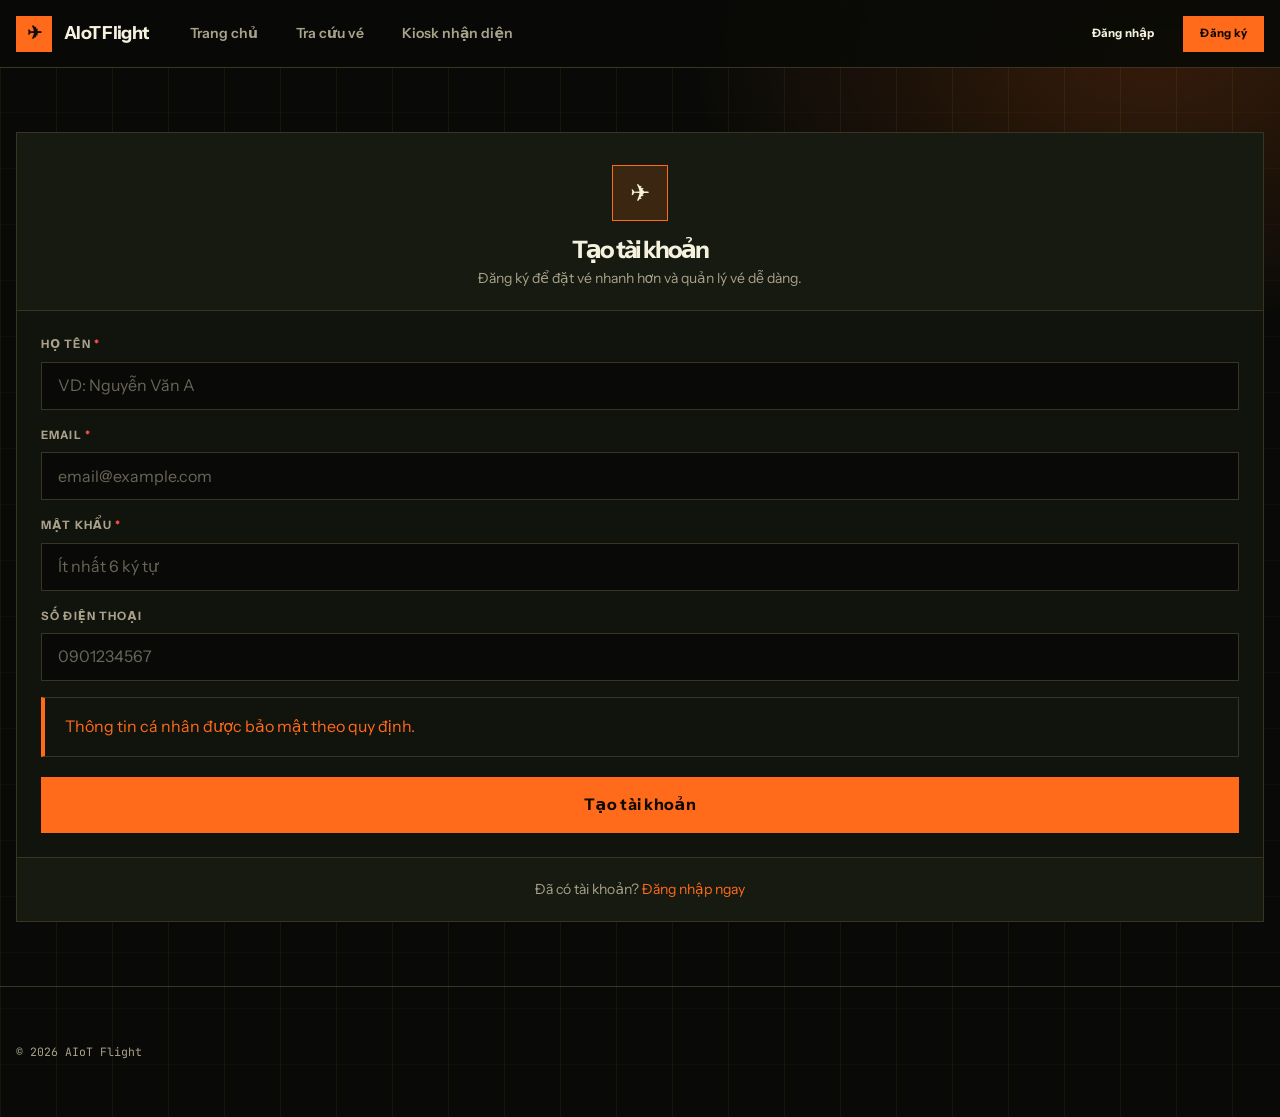
<file: web_stage3/pages/register.html>
<!doctype html>
<html lang="vi">
<head>
  <meta charset="utf-8" />
  <meta name="viewport" content="width=device-width, initial-scale=1" />
  <title>Đăng ký — AIoT Flight</title>
  <link rel="preconnect" href="https://fonts.googleapis.com" />
  <link rel="preconnect" href="https://fonts.gstatic.com" crossorigin />
  <link href="https://fonts.googleapis.com/css2?family=Instrument+Sans:wght@400;600;700;800&family=JetBrains+Mono:wght@400;600;700&display=swap" rel="stylesheet" />
  <link rel="stylesheet" href="../css/base.css" />
  <link rel="stylesheet" href="../css/components.css" />
  <link rel="stylesheet" href="../css/layout.css" />
</head>
<body>
  <div id="app">
    <div id="nav-placeholder"></div>

    <main class="page">
      <div class="shell" style="--shell-max: 520px;">
        <div class="auth-card" id="authCard">
          <div class="auth-card__header">
            <div class="auth-card__logo">✈</div>
            <h1>Tạo tài khoản</h1>
            <p class="text-muted text-sm">Đăng ký để đặt vé nhanh hơn và quản lý vé dễ dàng.</p>
          </div>

          <div class="auth-card__body">
            <div id="formError" style="display:none;margin-bottom:var(--sp-4);"></div>

            <form id="registerForm" novalidate>
              <div class="field">
                <label class="label" for="fullName">Họ tên <span style="color:var(--danger)">*</span></label>
                <input id="fullName" name="fullName" type="text" class="input"
                  placeholder="VD: Nguyễn Văn A" required />
              </div>

              <div class="field" style="margin-top:var(--sp-4);">
                <label class="label" for="email">Email <span style="color:var(--danger)">*</span></label>
                <input id="email" name="email" type="email" class="input"
                  placeholder="email@example.com" autocomplete="email"
                  required />
              </div>

              <div class="field" style="margin-top:var(--sp-4);">
                <label class="label" for="password">Mật khẩu <span style="color:var(--danger)">*</span></label>
                <input id="password" name="password" type="password" class="input"
                  placeholder="Ít nhất 6 ký tự" autocomplete="new-password"
                  minlength="6" required />
              </div>

              <div class="field" style="margin-top:var(--sp-4);">
                <label class="label" for="phone">Số điện thoại</label>
                <input id="phone" name="phone" type="tel" class="input"
                  placeholder="0901234567" />
              </div>

              <div class="alert alert--info" style="margin-top:var(--sp-4);">
                <span>Thông tin cá nhân được bảo mật theo quy định.</span>
              </div>

              <button type="submit" class="btn btn--primary btn--lg" id="registerBtn"
                style="width:100%;margin-top:var(--sp-5);">
                Tạo tài khoản
              </button>
            </form>
          </div>

          <div class="auth-card__footer">
            <p class="text-sm text-muted">
              Đã có tài khoản?
              <a href="/login" class="link">Đăng nhập ngay</a>
            </p>
          </div>
        </div>
      </div>
    </main>

    <footer class="footer">
      <div class="shell footer__inner">
        <span>© 2026 AIoT Flight</span>
      </div>
    </footer>
  </div>

  <style>
    .auth-card {
      background: var(--panel);
      border: 1px solid var(--border);
      border-radius: var(--radius-lg);
      overflow: hidden;
    }
    .auth-card__header {
      padding: var(--sp-8) var(--sp-6) var(--sp-5);
      text-align: center;
      background: var(--panel-strong);
      border-bottom: 1px solid var(--border);
    }
    .auth-card__logo {
      width: 56px; height: 56px;
      background: var(--signal-dim);
      border: 1px solid var(--signal);
      border-radius: var(--radius);
      display: grid; place-items: center;
      font-size: 1.5rem;
      margin: 0 auto var(--sp-4);
    }
    .auth-card__header h1 {
      font-size: var(--text-2xl);
      margin-bottom: var(--sp-1);
    }
    .auth-card__body {
      padding: var(--sp-6);
    }
    .auth-card__footer {
      padding: var(--sp-5) var(--sp-6);
      background: var(--panel-strong);
      border-top: 1px solid var(--border);
      text-align: center;
    }
    .link { color: var(--signal); }
    .link:hover { text-decoration: underline; }
  </style>

  <script type="module">
    import { render } from "../js/components/nav.js";
    import { register } from "../js/auth.js";
    import { navigate } from "../js/router.js";

    render();

    import { isLoggedIn } from "../js/auth.js";
    if (isLoggedIn()) {
      navigate("/");
    }

    const form = document.getElementById("registerForm");
    const fullNameInput = document.getElementById("fullName");
    const emailInput = document.getElementById("email");
    const passwordInput = document.getElementById("password");
    const phoneInput = document.getElementById("phone");
    const registerBtn = document.getElementById("registerBtn");
    const errorEl = document.getElementById("formError");

    function showError(msg) {
      errorEl.className = "alert alert--error";
      errorEl.textContent = msg;
      errorEl.style.display = "block";
    }

    function clearError() {
      errorEl.style.display = "none";
    }

    [fullNameInput, emailInput, passwordInput].forEach(el => {
      el?.addEventListener("input", clearError);
    });

    form?.addEventListener("submit", async (e) => {
      e.preventDefault();
      clearError();

      const fullName = fullNameInput.value.trim();
      const email = emailInput.value.trim();
      const password = passwordInput.value;
      const phone = phoneInput.value.trim() || null;

      if (!fullName) { fullNameInput.focus(); return; }
      if (!email) { emailInput.focus(); return; }
      if (!password || password.length < 6) {
        showError("Mật khẩu phải có ít nhất 6 ký tự.");
        passwordInput.focus();
        return;
      }

      registerBtn.disabled = true;
      registerBtn.innerHTML = `<span class="spinner"></span> Đang tạo tài khoản…`;

      try {
        await register({ full_name: fullName, email, password, phone });
        navigate("/");
      } catch (err) {
        showError(err.message || "Đăng ký thất bại. Vui lòng thử lại.");
        registerBtn.disabled = false;
        registerBtn.textContent = "Tạo tài khoản";
      }
    });
  </script>
</body>
</html>
</file>
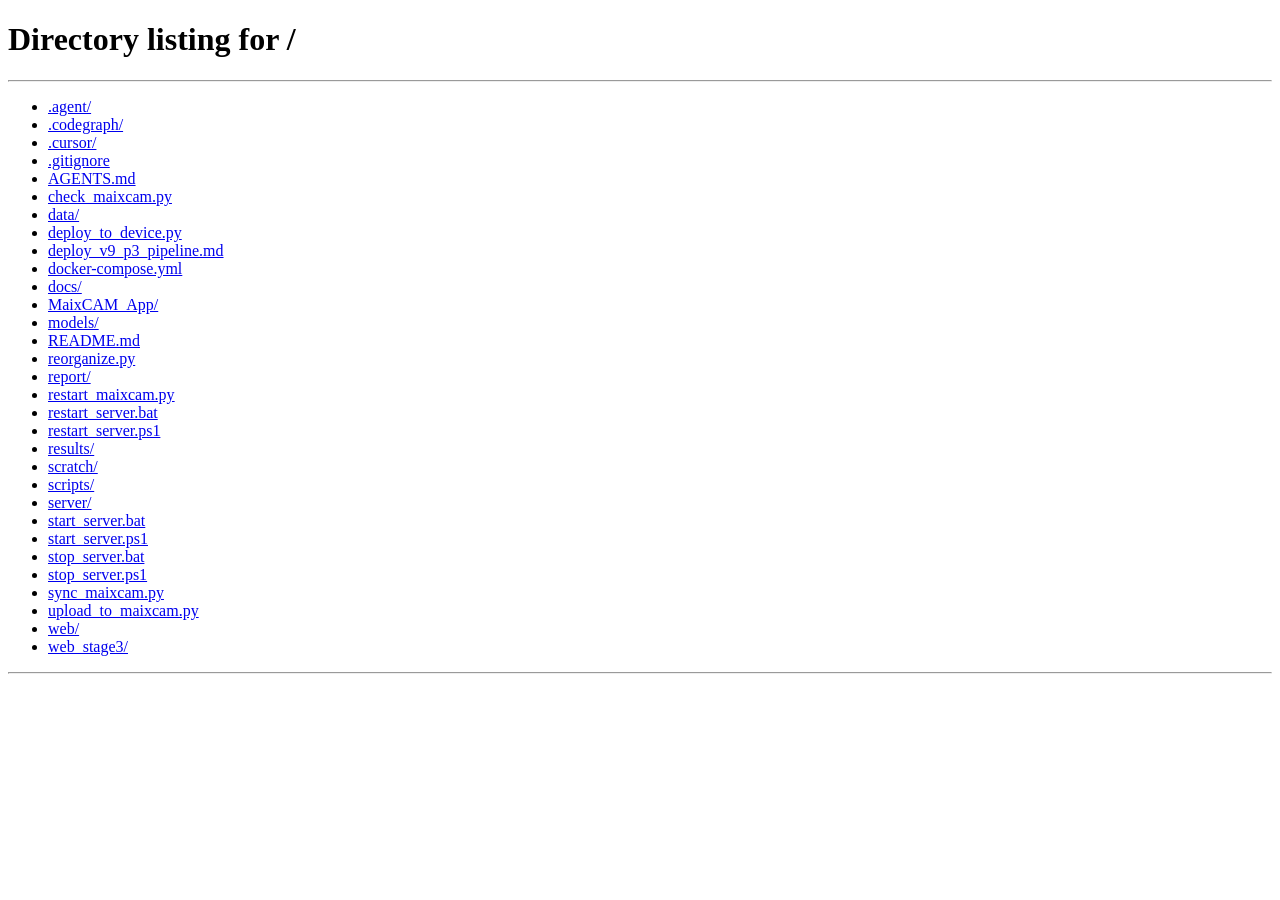
<file: web_stage3/pages/seat-map.html>
<!doctype html>
<html lang="vi">
<head>
  <meta charset="utf-8" />
  <meta name="viewport" content="width=device-width, initial-scale=1" />
  <title>Chọn ghế — AIoT Flight</title>
  <link rel="preconnect" href="https://fonts.googleapis.com" />
  <link rel="preconnect" href="https://fonts.gstatic.com" crossorigin />
  <link href="https://fonts.googleapis.com/css2?family=Instrument+Sans:wght@400;600;700;800&family=JetBrains+Mono:wght@400;600;700&display=swap" rel="stylesheet" />
  <link rel="stylesheet" href="../css/base.css" />
  <link rel="stylesheet" href="../css/components.css" />
  <link rel="stylesheet" href="../css/layout.css" />
  <link rel="stylesheet" href="../css/pages/seat-map.css" />
</head>
<body>
  <div id="app">
    <div id="nav-placeholder"></div>

    <main class="page">
      <div class="shell">
        <div class="page__header">
          <div class="eyebrow">Bước 3 / 4</div>
          <h1>Chọn ghế</h1>
          <p class="text-muted" id="flightInfo">Đang tải thông tin chuyến bay…</p>
        </div>

        <div class="page__grid page__grid--sidebar">
          <!-- Seat map -->
          <div class="panel">
            <div class="panel__header">
              <span class="step-badge">A</span>
              <div>
                <h2>Sơ đồ ghế</h2>
                <p>Click vào ghế trống để chọn. Ghế extra legroom có phụ thu.</p>
              </div>
            </div>
            <div class="panel__body">
              <div class="seat-map-container" id="seatMapContainer"></div>
            </div>
          </div>

          <!-- Sidebar summary -->
          <div class="seat-summary panel">
            <div class="panel__header">
              <span class="step-badge">B</span>
              <div>
                <h2>Tóm tắt</h2>
                <p>Thông tin chuyến bay và thanh toán.</p>
              </div>
            </div>
            <div class="panel__body" id="seatSummary">
              <div class="seat-summary__item">
                <span class="seat-summary__label">Chuyến bay</span>
                <span class="seat-summary__value" id="summaryFlight">—</span>
              </div>
              <div class="seat-summary__item">
                <span class="seat-summary__label">Hành khách</span>
                <span class="seat-summary__value" id="summaryPassenger">—</span>
              </div>
              <div class="seat-summary__item">
                <span class="seat-summary__label">Ghế đã chọn</span>
                <span class="seat-summary__value text-signal" id="summarySeat">—</span>
              </div>
              <div class="seat-summary__item seat-summary__hold" id="holdTimerRow" style="display:none;">
                <span class="seat-summary__label">Thời gian giữ ghế</span>
                <span class="seat-summary__value text-signal" id="holdTimer">10:00</span>
              </div>
              <div id="holdStatus" class="alert alert--info" style="display:none;margin-top:var(--sp-3);"></div>
              <div class="seat-summary__item">
                <span class="seat-summary__label">Phụ thu ghế</span>
                <span class="seat-summary__value" id="summarySurcharge">—</span>
              </div>
              <div class="seat-summary__item">
                <span class="seat-summary__label">Giá vé</span>
                <span class="seat-summary__value" id="summaryPrice">—</span>
              </div>
              <div class="seat-summary__total">
                <span class="seat-summary__total-label">Tổng cộng</span>
                <span class="seat-summary__total-value" id="summaryTotal">—</span>
              </div>
            </div>
            <div class="panel__footer" style="flex-direction:column;gap:8px;">
              <button class="btn btn--primary btn--full btn--lg" id="confirmSeatBtn" disabled>
                Xác nhận ghế & thanh toán
              </button>
              <a href="/booking" class="btn btn--ghost btn--full">← Quay lại</a>
            </div>
          </div>
        </div>
      </div>
    </main>

    <footer class="footer">
      <div class="shell footer__inner"><span>© 2026 AIoT Flight</span></div>
    </footer>
  </div>

  <script type="module">
    import { render } from "../js/components/nav.js";
    import { apiCreateBooking, apiGetFlight, apiGetFlightSeats, apiChangeSeat, apiHoldSeats, apiReleaseSeatHold } from "../js/api.js";
    import { createSeatPicker } from "../js/components/seat-picker.js";
    import { navigate } from "../js/router.js";
    import { getBookingFlow, saveBookingFlow, clearStaleFlow } from "../js/storage.js";
    import { getToken, restoreSession } from "../js/auth.js";
    import { formatVND } from "../js/components/flight-card.js";

    clearStaleFlow();
    await restoreSession();
    render();

    const flow = getBookingFlow();
    const bookingCode = new URLSearchParams(location.search).get("booking");
    const flightIdParam = new URLSearchParams(location.search).get("flight");

    let flight = flow.flight || null;

    if (bookingCode && !flight) {
      try {
        const { apiGetBooking } = await import("../js/api.js");
        const booking = await apiGetBooking(bookingCode);
        saveBookingFlow({ ...flow, bookingCode, booking });
        flight = await apiGetFlight(booking.flight_id);
        saveBookingFlow({ ...flow, flight, bookingCode, booking });
      } catch {
        navigate("/");
        throw new Error("Unable to load booking for seat map");
      }
    }

    const flightId = flightIdParam || flight?.id;
    if (!flightId) {
      navigate("/");
      throw new Error("Missing flight id for seat map");
    }

    let seats = [];
    let selectedSeats = Array.isArray(flow.seatNumbers)
      ? [...flow.seatNumbers]
      : (flow.seatNumber ? [flow.seatNumber] : []);
    let extraSurcharge = 0;
    let picker = null;
    let holdToken = flow.holdToken || null;
    let holdExpiresAt = flow.holdExpiresAt || null;
    let holdTimerId = null;
    let navigatingInsideFlow = false;

    async function init() {
      const mapEl = document.getElementById("seatMapContainer");
      mapEl.innerHTML = `<div class="alert alert--info">Đang tải sơ đồ ghế...</div>`;

      if (!flight) {
        try {
          flight = await apiGetFlight(flightId);
        } catch (err) {
          showSeatMapError(`Không tải được thông tin chuyến bay: ${err.message}`);
          return;
        }
      }

      try {
        const seatResponse = await apiGetFlightSeats(flightId);
        seats = Array.isArray(seatResponse?.seats) ? seatResponse.seats : [];
      } catch (err) {
        showSeatMapError(`Không tải được sơ đồ ghế: ${err.message}`);
        return;
      }

      if (!seats.length) {
        showSeatMapError("Chuyến bay này chưa có dữ liệu ghế.");
        return;
      }

      document.getElementById("flightInfo").textContent =
        `${flight.flight_number || ""} · ${flight.origin_code || ""} → ${flight.dest_code || ""} · ${flight.flight_date || ""}`;
      document.getElementById("summaryFlight").textContent = `${flight.flight_number || ""} · ${flight.origin_code || ""} → ${flight.dest_code || ""}`;
      document.getElementById("summaryPassenger").textContent = flow.passengerName || flow.passengers + " khách";
      updateSummary();

      picker = createSeatPicker({
        container: mapEl,
        seats,
        selectedSeats,
        onSelect: async (sel) => {
          await handleSeatSelection(sel);
        },
      });
      picker.mount(mapEl);
      if (selectedSeats.length && holdToken && holdExpiresAt && new Date(holdExpiresAt).getTime() > Date.now()) {
        startHoldTimer(holdExpiresAt);
        setHoldStatus("Ghế đang được giữ cho bạn.", "info");
        document.getElementById("confirmSeatBtn").disabled = false;
      } else if (selectedSeats.length) {
        await handleSeatSelection(selectedSeats);
      } else {
        document.getElementById("confirmSeatBtn").disabled = true;
      }
    }

    function showSeatMapError(message) {
      document.getElementById("flightInfo").textContent = "Không thể tải sơ đồ ghế";
      document.getElementById("seatMapContainer").innerHTML =
        `<div class="alert alert--error"><strong>Lỗi:</strong> ${message}</div>`;
    }

    function setHoldStatus(message, type = "info") {
      const el = document.getElementById("holdStatus");
      if (!el) return;
      if (!message) {
        el.style.display = "none";
        el.textContent = "";
        return;
      }
      el.className = `alert alert--${type}`;
      el.textContent = message;
      el.style.display = "block";
    }

    function formatRemaining(ms) {
      const totalSeconds = Math.max(0, Math.ceil(ms / 1000));
      const minutes = Math.floor(totalSeconds / 60);
      const seconds = totalSeconds % 60;
      return `${String(minutes).padStart(2, "0")}:${String(seconds).padStart(2, "0")}`;
    }

    function startHoldTimer(expiresAt) {
      clearInterval(holdTimerId);
      const row = document.getElementById("holdTimerRow");
      const timer = document.getElementById("holdTimer");
      row.style.display = "flex";

      const tick = () => {
        const remaining = new Date(expiresAt).getTime() - Date.now();
        timer.textContent = formatRemaining(remaining);
        if (remaining <= 0) {
          clearInterval(holdTimerId);
          holdTimerId = null;
          holdToken = null;
          holdExpiresAt = null;
          selectedSeats = [];
          saveBookingFlow({ holdToken: null, holdExpiresAt: null, seatNumbers: [], seatNumber: null });
          if (picker) picker.setSelected([]);
          row.style.display = "none";
          document.getElementById("confirmSeatBtn").disabled = true;
          setHoldStatus("Hết thời gian giữ ghế. Vui lòng chọn lại ghế.", "error");
          updateSummary();
          init();
        }
      };

      tick();
      holdTimerId = setInterval(tick, 1000);
    }

    async function releaseCurrentHold() {
      if (!holdToken) return;
      const token = holdToken;
      holdToken = null;
      holdExpiresAt = null;
      clearInterval(holdTimerId);
      holdTimerId = null;
      document.getElementById("holdTimerRow").style.display = "none";
      saveBookingFlow({ holdToken: null, holdExpiresAt: null });
      try {
        await apiReleaseSeatHold(token, { keepalive: true });
      } catch { /* release is best-effort */ }
    }

    async function handleSeatSelection(sel) {
      selectedSeats = sel;
      updateSummary();
      document.getElementById("confirmSeatBtn").disabled = true;

      if (!selectedSeats.length) {
        await releaseCurrentHold();
        saveBookingFlow({ seatNumbers: [], seatNumber: null });
        setHoldStatus("", "info");
        return;
      }

      setHoldStatus("Đang giữ ghế...", "info");
      try {
        const hold = await apiHoldSeats({
          flight_id: Number(flightId),
          seat_number: selectedSeats.join(", "),
          hold_token: holdToken,
        });
        holdToken = hold.hold_token;
        holdExpiresAt = hold.expires_at;
        saveBookingFlow({
          ...getBookingFlow(),
          seatNumbers: selectedSeats,
          seatNumber: selectedSeats.join(", "),
          holdToken,
          holdExpiresAt,
        });
        startHoldTimer(holdExpiresAt);
        setHoldStatus("Ghế đang được giữ cho bạn trong 10 phút.", "ok");
        document.getElementById("confirmSeatBtn").disabled = false;
      } catch (err) {
        await releaseCurrentHold();
        selectedSeats = [];
        if (picker) picker.setSelected([]);
        saveBookingFlow({ seatNumbers: [], seatNumber: null });
        document.getElementById("confirmSeatBtn").disabled = true;
        setHoldStatus(`${err.message}`);
        updateSummary();
        init();
      }
    }

    function updateSummary() {
      const seatLabel = selectedSeats.length ? selectedSeats.join(", ") : "—";
      document.getElementById("summarySeat").textContent = seatLabel;

      const surcharge = selectedSeats.reduce((sum, seat) => {
        const seatData = seats.find(s => s.seat === seat);
        return sum + (seatData?.surcharge || 0);
      }, 0);
      extraSurcharge = surcharge;
      document.getElementById("summarySurcharge").textContent = surcharge > 0 ? formatVND(surcharge) : "—";

      const basePrice = flight?.base_price || 0;
      const passengers = flow.passengers || 1;
      const ticketCount = Math.max(passengers, selectedSeats.length || 1);
      const price = basePrice * ticketCount;
      document.getElementById("summaryPrice").textContent = formatVND(price);

      const total = price + surcharge;
      document.getElementById("summaryTotal").textContent = formatVND(total);
    }

    document.getElementById("confirmSeatBtn").addEventListener("click", async () => {
      if (!selectedSeats.length) return;

      const btn = document.getElementById("confirmSeatBtn");
      btn.disabled = true;
      btn.innerHTML = `<span class="spinner"></span> Đang xử lý...`;

      const passengers = flow.passengers || 1;
      const ticketCount = Math.max(passengers, selectedSeats.length);
      const seatNumber = selectedSeats.join(", ");
      const totalPrice = (flight?.base_price || 0) * ticketCount + extraSurcharge;

      try {
        if (bookingCode && flow.booking) {
          // Changing seat of an existing booking
          await apiChangeSeat(flow.booking.id, seatNumber);
          // Update flow booking seat
          const updatedBooking = { ...flow.booking, seat_number: seatNumber };
          saveBookingFlow({
            ...flow,
            seatNumber,
            seatNumbers: selectedSeats,
            booking: updatedBooking
          });
          navigate(`/payment?booking=${bookingCode}`);
        } else {
          // New booking flow: just save to storage and navigate to payment
          navigatingInsideFlow = true;
          saveBookingFlow({
            ...flow,
            seatNumber,
            seatNumbers: selectedSeats,
            passengers: ticketCount,
            extraSurcharge,
            totalPrice,
            holdToken,
            holdExpiresAt
          });
          navigate("/payment");
        }
      } catch (err) {
        btn.disabled = false;
        btn.textContent = "Xác nhận ghế & thanh toán";
        showSeatMapError(`Lỗi xử lý ghế: ${err.message}`);
      }
    });

    window.addEventListener("pagehide", () => {
      if (!navigatingInsideFlow && holdToken) {
        apiReleaseSeatHold(holdToken, { keepalive: true }).catch(() => {});
      }
    });

    init();
  </script>
</body>
</html>
</file>
<file: web_stage3/css/base.css>
/* ==========================================================================
   BASE — CSS variables, reset, typography, keyframes
   ========================================================================== */

:root {
  /* --- Color palette (dark industrial / airport terminal) --- */
  --bg:             #090a07;
  --panel:          #11130d;
  --panel-strong:    #171a11;
  --panel-raised:    #1e2016;
  --ink:             #f5f1df;
  --ink-2:           #c8c2a6;
  --muted:           #a9a28b;
  --line:            #393522;
  --line-2:          #4d4a34;

  /* --- Accents --- */
  --signal:          #ff6b1a;
  --signal-dim:      rgba(255, 107, 26, 0.15);
  --signal-2:        #d6ff3f;
  --signal-2-dim:    rgba(214, 255, 63, 0.1);
  --ok:              #56f08a;
  --ok-dim:         rgba(86, 240, 138, 0.12);
  --danger:         #ff4f4f;
  --danger-dim:     rgba(255, 79, 79, 0.12);
  --warn:           #f5c518;
  --warn-dim:       rgba(245, 197, 24, 0.12);

  /* --- Semantic tokens --- */
  --primary:         var(--signal);
  --primary-dim:     var(--signal-dim);
  --accent:          var(--signal-2);
  --accent-dim:      var(--signal-2-dim);
  --surface-1:       var(--panel);
  --surface-2:       var(--panel-strong);
  --border:          var(--line);

  /* --- Seat status --- */
  --seat-available:   #d6ff3f;
  --seat-selected:    #ff6b1a;
  --seat-booked:     #3a3a30;
  --seat-extra:      #4a6fa5;

  /* --- Typography scale --- */
  --text-xs:   0.72rem;
  --text-sm:   0.875rem;
  --text-base: 1rem;
  --text-lg:   1.125rem;
  --text-xl:   1.25rem;
  --text-2xl:  1.5rem;
  --text-3xl:  2rem;
  --text-hero: clamp(2.45rem, 7vw, 6.4rem);

  /* --- Spacing --- */
  --sp-1: 4px;
  --sp-2: 8px;
  --sp-3: 12px;
  --sp-4: 16px;
  --sp-5: 20px;
  --sp-6: 24px;
  --sp-8: 32px;
  --sp-10: 40px;
  --sp-12: 48px;

  /* --- Radii (square — matching design language) --- */
  --radius: 0;

  /* --- Shadows --- */
  --shadow:      0 28px 90px rgba(0, 0, 0, 0.42);
  --shadow-sm:    0 4px 16px rgba(0, 0, 0, 0.3);
  --shadow-lg:    0 60px 160px rgba(0, 0, 0, 0.55);

  /* --- Transitions --- */
  --t-fast:  120ms ease;
  --t-base:  180ms ease;
  --t-slow:  280ms ease;

  /* --- Layout --- */
  --container: min(1440px, calc(100% - 32px));
  --nav-height: 68px;
}

/* --- Reset --- */
*, *::before, *::after { box-sizing: border-box; margin: 0; padding: 0; }

html {
  scroll-behavior: smooth;
  -webkit-text-size-adjust: 100%;
}

body {
  min-height: 100vh;
  color: var(--ink);
  font-family: "Instrument Sans", system-ui, sans-serif;
  font-size: var(--text-base);
  line-height: 1.6;
  background-color: var(--bg);
  -webkit-font-smoothing: antialiased;
  -moz-osx-font-smoothing: grayscale;
}

img, video, canvas { display: block; max-width: 100%; }
a { color: inherit; text-decoration: none; }
button, input, select, textarea { font: inherit; }
button { cursor: pointer; border: none; background: none; }
ul, ol { list-style: none; }

button, input { font: inherit; }

/* --- Scrollbar --- */
::-webkit-scrollbar { width: 6px; height: 6px; }
::-webkit-scrollbar-track { background: var(--panel); }
::-webkit-scrollbar-thumb { background: var(--line-2); border-radius: 3px; }
::-webkit-scrollbar-thumb:hover { background: var(--signal); }

/* --- Selection --- */
::selection { background: var(--signal); color: #120900; }

/* --- Focus --- */
:focus-visible {
  outline: 2px solid var(--signal-2);
  outline-offset: 2px;
}

/* --- Typography --- */
h1, h2, h3, h4, h5, h6 { line-height: 1.1; letter-spacing: -0.04em; }

h1 { font-size: var(--text-hero); letter-spacing: -0.08em; }
h2 { font-size: var(--text-3xl); }
h3 { font-size: var(--text-2xl); }
h4 { font-size: var(--text-xl); }

p { line-height: 1.65; }

code, pre, .mono {
  font-family: "JetBrains Mono", monospace;
  font-size: 0.88em;
}

/* --- Background grid texture (shared) --- */
.bg-grid {
  background:
    linear-gradient(90deg, rgba(214, 255, 63, 0.06) 1px, transparent 1px),
    linear-gradient(rgba(255, 107, 26, 0.045) 1px, transparent 1px),
    radial-gradient(circle at 88% 8%, rgba(255, 107, 26, 0.2), transparent 28rem),
    var(--bg);
  background-size: 56px 56px, 56px 56px, auto, auto;
}

/* --- Animations --- */
@keyframes fadeUp {
  from { opacity: 0; transform: translateY(16px); }
  to   { opacity: 1; transform: translateY(0); }
}
@keyframes fadeIn {
  from { opacity: 0; }
  to   { opacity: 1; }
}
@keyframes pulse {
  0%, 100% { opacity: 1; }
  50%       { opacity: 0.5; }
}
@keyframes spin {
  to { transform: rotate(360deg); }
}

.animate-fade-up { animation: fadeUp 0.4s ease both; }
.animate-fade-in { animation: fadeIn 0.3s ease both; }

/* --- Responsive --- */
@media (prefers-reduced-motion: reduce) {
  *, *::before, *::after { transition: none !important; animation: none !important; }
}
</file>
<file: web_stage3/css/components.css>
/* ==========================================================================
   COMPONENTS — Buttons, inputs, cards, badges, modals, alerts
   ========================================================================== */

/* --- Shell / container --- */
.shell {
  width: var(--container);
  margin: 0 auto;
  padding: var(--sp-8) 0;
}

/* --- Buttons --- */
.btn {
  display: inline-flex;
  align-items: center;
  justify-content: center;
  gap: var(--sp-2);
  min-height: 48px;
  border: 1px solid var(--line);
  border-radius: var(--radius);
  padding: 0 var(--sp-5);
  color: var(--ink);
  background: transparent;
  font-weight: 700;
  font-size: var(--text-sm);
  letter-spacing: 0.02em;
  cursor: pointer;
  transition:
    transform var(--t-base),
    border-color var(--t-base),
    background var(--t-base),
    color var(--t-base);
  white-space: nowrap;
  text-decoration: none;
}

.btn:hover:not(:disabled) { transform: translateY(-2px); }
.btn:disabled { opacity: 0.45; cursor: not-allowed; }
.btn:active:not(:disabled) { transform: translateY(0); }

.btn--primary {
  color: #120900;
  background: var(--primary);
  border-color: var(--primary);
}
.btn--primary:hover:not(:disabled) {
  background: #ff7d35;
  border-color: #ff7d35;
}

.btn--accent {
  color: #101307;
  background: var(--accent);
  border-color: var(--accent);
}
.btn--accent:hover:not(:disabled) {
  background: #e0ff5a;
  border-color: #e0ff5a;
}

.btn--ghost {
  border-color: transparent;
  background: transparent;
}
.btn--ghost:hover:not(:disabled) {
  border-color: var(--accent);
  background: var(--accent-dim);
  color: var(--accent);
}

.btn--danger {
  color: #fff;
  background: var(--danger);
  border-color: var(--danger);
}
.btn--danger:hover:not(:disabled) {
  background: #ff6b6b;
  border-color: #ff6b6b;
}

.btn--sm { min-height: 36px; padding: 0 var(--sp-4); font-size: var(--text-xs); }
.btn--lg { min-height: 56px; padding: 0 var(--sp-8); font-size: var(--text-base); }
.btn--full { width: 100%; }
.btn--icon { min-width: 48px; padding: 0; }

.btn .spinner {
  display: inline-block;
  width: 14px; height: 14px;
  border: 2px solid currentColor;
  border-top-color: transparent;
  border-radius: 50%;
  animation: spin 0.6s linear infinite;
}

/* --- Form elements --- */
.field {
  display: grid;
  gap: var(--sp-2);
}

.label {
  display: block;
  color: var(--muted);
  font-size: var(--text-xs);
  font-weight: 700;
  text-transform: uppercase;
  letter-spacing: 0.1em;
}

.input,
.select,
.textarea {
  width: 100%;
  min-height: 48px;
  border: 1px solid var(--line);
  border-radius: var(--radius);
  padding: 0 var(--sp-4);
  color: var(--ink);
  background: var(--bg);
  font-size: var(--text-base);
  transition: border-color var(--t-base), background var(--t-base), transform var(--t-base);
  outline: none;
  -webkit-appearance: none;
}

.input:focus,
.select:focus,
.textarea:focus {
  border-color: var(--accent);
  background: #0f110b;
  transform: translateY(-1px);
}

.input::placeholder,
.textarea::placeholder { color: var(--muted); opacity: 0.6; }

.textarea { padding: var(--sp-3) var(--sp-4); min-height: 96px; resize: vertical; }

.select {
  background-image: url("data:image/svg+xml,%3Csvg xmlns='http://www.w3.org/2000/svg' width='12' height='8' fill='none'%3E%3Cpath d='M1 1l5 5 5-5' stroke='%23a9a28b' stroke-width='2'/%3E%3C/svg%3E");
  background-repeat: no-repeat;
  background-position: right 14px center;
  padding-right: 40px;
  cursor: pointer;
}

/* --- Field grid --- */
.field-grid {
  display: grid;
  gap: var(--sp-4);
}
.field-grid--3 { grid-template-columns: repeat(3, minmax(0, 1fr)); }
.field-grid--2 { grid-template-columns: repeat(2, minmax(0, 1fr)); }

@media (max-width: 1100px) {
  .field-grid--3 { grid-template-columns: repeat(2, minmax(0, 1fr)); }
}
@media (max-width: 680px) {
  .field-grid--3,
  .field-grid--2 { grid-template-columns: 1fr; }
}

/* --- Panel / card --- */
.panel {
  border: 1px solid var(--border);
  background: linear-gradient(180deg, rgba(17,19,13,0.96), rgba(12,13,9,0.98));
  box-shadow: var(--shadow);
}

.panel--raised {
  background: var(--panel-strong);
}

.panel__header {
  display: flex;
  gap: var(--sp-4);
  align-items: flex-start;
  margin-bottom: var(--sp-6);
}

.panel__header h2 { margin-bottom: var(--sp-1); }
.panel__header p { color: var(--muted); margin-bottom: 0; }

.panel__body { padding: var(--sp-6); }
.panel__footer {
  display: flex;
  gap: var(--sp-3);
  padding: var(--sp-6);
  border-top: 1px solid var(--border);
  background: rgba(0,0,0,0.15);
}

/* --- Step badge --- */
.step-badge {
  display: grid;
  flex: 0 0 42px;
  width: 42px;
  height: 42px;
  place-items: center;
  color: var(--bg);
  background: var(--signal);
  font-family: "JetBrains Mono", monospace;
  font-weight: 700;
  font-size: 1rem;
}

/* --- Badges / pills --- */
.badge {
  display: inline-flex;
  align-items: center;
  gap: var(--sp-1);
  padding: 3px var(--sp-3);
  border-radius: var(--radius);
  font-size: var(--text-xs);
  font-weight: 700;
  text-transform: uppercase;
  letter-spacing: 0.08em;
  font-family: "JetBrains Mono", monospace;
}

.badge--ok       { color: var(--ok);      background: var(--ok-dim);      border: 1px solid rgba(86,240,138,0.25); }
.badge--warn     { color: var(--warn);    background: var(--warn-dim);    border: 1px solid rgba(245,197,24,0.25); }
.badge--danger   { color: var(--danger);  background: var(--danger-dim); border: 1px solid rgba(255,79,79,0.25); }
.badge--muted    { color: var(--muted);   background: rgba(169,162,139,0.1); border: 1px solid var(--line); }
.badge--signal   { color: var(--signal);  background: var(--signal-dim); border: 1px solid rgba(255,107,26,0.25); }
.badge--accent   { color: var(--accent);  background: var(--accent-dim); border: 1px solid rgba(214,255,63,0.25); }

/* --- Alert --- */
.alert {
  display: flex;
  gap: var(--sp-3);
  align-items: flex-start;
  padding: var(--sp-4) var(--sp-5);
  border: 1px solid var(--line);
  border-left-width: 4px;
  background: var(--panel);
}
.alert--error   { border-left-color: var(--danger); color: var(--danger); }
.alert--success { border-left-color: var(--ok);     color: var(--ok); }
.alert--warn    { border-left-color: var(--warn);    color: var(--warn); }
.alert--info    { border-left-color: var(--signal);  color: var(--signal); }

/* --- Metric card --- */
.metric {
  display: grid;
  gap: var(--sp-1);
  padding: var(--sp-4);
  border-left: 4px solid var(--signal);
  background: rgba(11,12,8,0.8);
}
.metric span {
  color: var(--muted);
  font-family: "JetBrains Mono", monospace;
  font-size: var(--text-xs);
  text-transform: uppercase;
  letter-spacing: 0.08em;
}
.metric strong {
  font-family: "JetBrains Mono", monospace;
  font-size: var(--text-sm);
  overflow-wrap: break-word;
}

.metric-stack { display: grid; gap: var(--sp-3); }

/* --- Toggle switch --- */
.switch { position: relative; width: 76px; height: 42px; display: inline-block; }
.switch input { position: absolute; opacity: 0; inset: 0; cursor: pointer; }
.switch-track {
  position: absolute;
  inset: 0;
  border: 1px solid var(--line);
  background: #070806;
  cursor: pointer;
  transition: background var(--t-base), border-color var(--t-base);
}
.switch-track::after {
  content: "";
  position: absolute;
  top: 7px; left: 7px;
  width: 26px; height: 26px;
  background: var(--muted);
  transition: transform var(--t-base), background var(--t-base);
}
.switch input:checked + .switch-track {
  border-color: var(--accent);
  background: rgba(214, 255, 63, 0.08);
}
.switch input:checked + .switch-track::after {
  transform: translateX(34px);
  background: var(--accent);
}

/* --- Tabs --- */
.tabs { display: flex; flex-wrap: wrap; gap: var(--sp-2); }
.tab-btn {
  min-height: 40px;
  border: 1px solid var(--line);
  border-radius: var(--radius);
  padding: 0 var(--sp-4);
  color: var(--muted);
  background: transparent;
  font-family: "JetBrains Mono", monospace;
  font-weight: 700;
  font-size: var(--text-xs);
  cursor: pointer;
  transition: all var(--t-base);
}
.tab-btn:hover { border-color: var(--accent); color: var(--ink); }
.tab-btn.is-active {
  color: #101307;
  border-color: var(--accent);
  background: var(--accent);
}

/* --- Divider --- */
.divider {
  border: none;
  border-top: 1px solid var(--border);
  margin: var(--sp-6) 0;
}

/* --- Logo mark --- */
.logo-mark {
  display: grid;
  place-items: center;
  min-height: 100px;
  color: var(--bg);
  background: var(--accent);
  font-family: "JetBrains Mono", monospace;
  font-size: clamp(3rem, 8vw, 7rem);
  font-weight: 700;
  letter-spacing: -0.1em;
  user-select: none;
}

/* --- Utility classes --- */
.is-hidden    { display: none !important; }
.is-flex      { display: flex !important; }
.is-grid      { display: grid !important; }
.is-block     { display: block !important; }
.text-center  { text-align: center; }
.text-right   { text-align: right; }
.text-muted   { color: var(--muted); }
.text-ok      { color: var(--ok); }
.text-danger  { color: var(--danger); }
.text-signal  { color: var(--signal); }
.text-accent  { color: var(--accent); }
.text-sm      { font-size: var(--text-sm); }
.text-xs      { font-size: var(--text-xs); }
.mono         { font-family: "JetBrains Mono", monospace; }
.font-bold    { font-weight: 700; }
.mt-4         { margin-top: var(--sp-4); }
.mt-6         { margin-top: var(--sp-6); }
.mb-4         { margin-bottom: var(--sp-4); }
.mb-6         { margin-bottom: var(--sp-6); }
.gap-3        { gap: var(--sp-3); }
.gap-4        { gap: var(--sp-4); }
.items-center { align-items: center; }
.justify-between { justify-content: space-between; }
.flex-wrap    { flex-wrap: wrap; }
.w-full       { width: 100%; }
</file>
<file: web_stage3/css/layout.css>
/* ==========================================================================
   LAYOUT — Shell, nav, hero, page grid, responsive
   ========================================================================== */

/* --- App shell --- */
#app {
  min-height: 100vh;
  display: flex;
  flex-direction: column;
  background:
    linear-gradient(90deg, rgba(214,255,63,0.055) 1px, transparent 1px),
    linear-gradient(rgba(255,107,26,0.04) 1px, transparent 1px),
    radial-gradient(ellipse 60% 40% at 90% 5%, rgba(255,107,26,0.18), transparent 60%),
    var(--bg);
  background-size: 56px 56px, 56px 56px, auto, auto;
}

/* --- Navigation --- */
.nav {
  position: sticky;
  top: 0;
  z-index: 100;
  height: var(--nav-height);
  border-bottom: 1px solid var(--border);
  background: rgba(9, 10, 7, 0.92);
  backdrop-filter: blur(12px);
  -webkit-backdrop-filter: blur(12px);
}

.nav__inner {
  display: flex;
  align-items: center;
  gap: var(--sp-6);
  height: 100%;
}

.nav__brand {
  display: flex;
  align-items: center;
  gap: var(--sp-3);
  text-decoration: none;
  flex-shrink: 0;
}

.nav__logo {
  width: 36px;
  height: 36px;
  background: var(--signal);
  display: grid;
  place-items: center;
  font-family: "JetBrains Mono", monospace;
  font-weight: 700;
  font-size: 1.1rem;
  color: #120900;
}

.nav__brand-name {
  font-weight: 800;
  font-size: var(--text-lg);
  letter-spacing: -0.04em;
  color: var(--ink);
}

.nav__links {
  display: flex;
  align-items: center;
  gap: var(--sp-1);
  flex: 1;
}

.nav__link {
  display: inline-flex;
  align-items: center;
  gap: var(--sp-2);
  padding: var(--sp-2) var(--sp-4);
  color: var(--muted);
  font-size: var(--text-sm);
  font-weight: 600;
  border: 1px solid transparent;
  border-radius: var(--radius);
  transition: all var(--t-base);
  text-decoration: none;
}
.nav__link:hover {
  color: var(--ink);
  border-color: var(--line);
  background: var(--panel);
}
.nav__link.is-active {
  color: var(--signal);
  border-color: var(--signal-dim);
  background: var(--signal-dim);
}

.nav__actions {
  display: flex;
  align-items: center;
  gap: var(--sp-3);
  margin-left: auto;
  flex-shrink: 0;
}

/* --- Auth buttons in nav --- */
.nav__user {
  display: flex;
  align-items: center;
  gap: var(--sp-3);
  margin-left: auto;
  flex-shrink: 0;
}

.nav__account-link {
  background: rgba(17, 19, 13, 0.78);
}

.nav__avatar {
  width: 36px;
  height: 36px;
  background: var(--accent);
  color: #101307;
  display: grid;
  place-items: center;
  font-family: "JetBrains Mono", monospace;
  font-weight: 700;
  font-size: var(--text-sm);
  cursor: pointer;
  border: 1px solid rgba(214,255,63,0.3);
}

.nav__dropdown {
  position: relative;
}

.nav__dropdown-menu {
  position: absolute;
  top: calc(100% + 8px);
  right: 0;
  min-width: 200px;
  background: rgba(8, 9, 6, 0.98);
  backdrop-filter: blur(16px);
  -webkit-backdrop-filter: blur(16px);
  border: 1px solid var(--border);
  box-shadow: var(--shadow-lg);
  z-index: 200;
  display: none;
  flex-direction: column;
}

.nav__dropdown-menu.is-open { display: flex; }

.nav__dropdown-item {
  display: flex;
  align-items: center;
  gap: var(--sp-3);
  padding: var(--sp-3) var(--sp-4);
  color: var(--muted);
  background: rgba(9, 10, 7, 0.94);
  font-size: var(--text-sm);
  border-bottom: 1px solid var(--border);
  cursor: pointer;
  transition: all var(--t-fast);
  text-decoration: none;
}
.nav__dropdown-item:last-child { border-bottom: none; }
.nav__dropdown-item:hover { color: var(--ink); background: var(--panel); }
.nav__dropdown-item--danger:hover { color: var(--danger); background: var(--danger-dim); }

/* --- Mobile hamburger --- */
.nav__hamburger {
  display: none;
  flex-direction: column;
  gap: 5px;
  padding: var(--sp-2);
  cursor: pointer;
  border: 1px solid var(--line);
  background: transparent;
}
.nav__hamburger span {
  display: block;
  width: 22px;
  height: 2px;
  background: var(--ink);
  transition: all var(--t-base);
}

.nav__mobile-menu {
  display: none;
  position: absolute;
  top: 100%;
  left: 0;
  right: 0;
  height: calc(100dvh - var(--nav-height));
  min-height: calc(100vh - var(--nav-height));
  background: rgba(5, 6, 4, 0.98);
  backdrop-filter: blur(18px);
  -webkit-backdrop-filter: blur(18px);
  z-index: 101;
  flex-direction: column;
  overflow-y: auto;
  padding: var(--sp-6);
  gap: var(--sp-3);
}
.nav__mobile-menu.is-open { display: flex; }
.nav__mobile-menu .nav__link {
  font-size: var(--text-lg);
  padding: var(--sp-4);
  background: rgba(9, 10, 7, 0.94);
  border-bottom: 1px solid var(--border);
  border-radius: 0;
}

/* --- Page layout --- */
.page {
  flex: 1;
  padding: var(--sp-8) 0;
  animation: fadeUp 0.35s ease both;
}

.page__header {
  margin-bottom: var(--sp-8);
}

.page__header .eyebrow {
  color: var(--accent);
  font-family: "JetBrains Mono", monospace;
  font-size: var(--text-xs);
  text-transform: uppercase;
  letter-spacing: 0.14em;
  margin-bottom: var(--sp-3);
}

.page__header h1 {
  font-size: clamp(2rem, 5vw, 3.5rem);
  letter-spacing: -0.06em;
  margin-bottom: var(--sp-3);
}

.page__header p { color: var(--muted); max-width: 600px; }

.page__grid {
  display: grid;
  gap: var(--sp-6);
}

.page__grid--sidebar {
  grid-template-columns: minmax(0, 1fr) 380px;
  align-items: start;
}

.page__grid--reverse {
  grid-template-columns: 380px minmax(0, 1fr);
  align-items: start;
}

.page__grid--3 {
  grid-template-columns: repeat(3, minmax(0, 1fr));
}

/* --- Hero section (homepage) --- */
.hero {
  position: relative;
  display: grid;
  grid-template-columns: 148px minmax(0, 1fr) 320px;
  gap: var(--sp-6);
  align-items: stretch;
  border: 1px solid var(--border);
  background: linear-gradient(135deg, rgba(17,19,13,0.94), rgba(9,10,7,0.98));
  box-shadow: var(--shadow);
  overflow: hidden;
}

.hero::after {
  content: "";
  position: absolute;
  inset: auto -8% -60% 36%;
  height: 220px;
  background: var(--signal);
  transform: rotate(-6deg);
  opacity: 0.16;
  pointer-events: none;
}

.hero__body {
  z-index: 1;
  padding: var(--sp-10) 0 var(--sp-10) var(--sp-8);
}

.hero__copy {
  max-width: 780px;
  color: var(--muted);
  font-size: 1.05rem;
  line-height: 1.65;
  margin-bottom: 0;
}

.hero__side {
  z-index: 1;
  display: flex;
  flex-direction: column;
  justify-content: space-between;
  padding: var(--sp-6);
  border-left: 1px solid var(--line);
  background: var(--signal-dim);
}

/* --- Workspace (2-column form layout) --- */
.workspace {
  display: grid;
  grid-template-columns: minmax(0, 1.15fr) minmax(360px, 0.85fr);
  gap: var(--sp-6);
  margin-top: var(--sp-6);
}

.form-panel,
.telemetry-panel { padding: var(--sp-6); }

/* --- Log output --- */
.log-output {
  min-height: 300px;
  max-height: 500px;
  overflow: auto;
  padding: var(--sp-4);
  border: 1px solid var(--border);
  color: var(--ok);
  background: #050604;
  font-family: "JetBrains Mono", monospace;
  font-size: var(--text-xs);
  line-height: 1.6;
  white-space: pre-wrap;
}

/* --- Footer --- */
.footer {
  border-top: 1px solid var(--border);
  padding: var(--sp-6) 0;
  margin-top: auto;
}

.footer__inner {
  display: flex;
  align-items: center;
  justify-content: space-between;
  gap: var(--sp-4);
  flex-wrap: wrap;
  color: var(--muted);
  font-size: var(--text-xs);
  font-family: "JetBrains Mono", monospace;
}

.footer__inner a { color: var(--muted); }
.footer__inner a:hover { color: var(--accent); }

/* ==========================================================================
   RESPONSIVE
   ========================================================================== */

@media (max-width: 1100px) {
  .hero,
  .workspace { grid-template-columns: 1fr; }

  .hero__mark { min-height: 110px; }
  .hero__side { border-left: 0; border-top: 1px solid var(--border); }

  .page__grid--sidebar,
  .page__grid--reverse { grid-template-columns: 1fr; }
  .page__grid--3 { grid-template-columns: repeat(2, minmax(0, 1fr)); }

  .nav__links { display: none; }
  .nav__hamburger { display: flex; }
  .nav__account-link { display: none; }
}

@media (max-width: 680px) {
  .shell { width: min(100% - 20px, 1440px); padding: var(--sp-5) 0; }
  .page { padding: var(--sp-5) 0; }

  .page__grid--3 { grid-template-columns: 1fr; }

  .hero__body { padding: var(--sp-6) var(--sp-4); }
  .hero__side { padding: var(--sp-4); }

  .form-panel, .telemetry-panel { padding: var(--sp-4); }

  h1 { font-size: 2.55rem !important; }
  h2 { font-size: 1.6rem !important; }
}
</file>
<file: web_stage3/css/pages/admin.css>
/* ==========================================================================
   ADMIN PAGE — Flight & Booking management panel styles
   ========================================================================== */

/* --- Admin shell --- */
.admin {
  min-height: 100vh;
  display: flex;
  flex-direction: column;
  background:
    linear-gradient(90deg, rgba(214,255,63,0.05) 1px, transparent 1px),
    linear-gradient(rgba(255,107,26,0.04) 1px, transparent 1px),
    radial-gradient(ellipse 60% 40% at 90% 5%, rgba(255,107,26,0.12), transparent 60%),
    var(--bg);
  background-size: 56px 56px, 56px 56px, auto, auto;
}

/* --- Admin topbar --- */
.admin-bar {
  display: flex;
  align-items: center;
  justify-content: space-between;
  gap: var(--sp-4);
  height: var(--nav-height);
  border-bottom: 1px solid var(--border);
  background: rgba(9, 10, 7, 0.95);
  backdrop-filter: blur(12px);
  padding: 0 var(--sp-6);
  position: sticky;
  top: 0;
  z-index: 100;
}

.admin-bar__brand {
  display: flex;
  align-items: center;
  gap: var(--sp-3);
}

.admin-bar__logo {
  width: 36px;
  height: 36px;
  background: var(--signal);
  display: grid;
  place-items: center;
  font-family: "JetBrains Mono", monospace;
  font-weight: 700;
  font-size: 1rem;
  color: #120900;
  flex-shrink: 0;
}

.admin-bar__title {
  font-weight: 800;
  font-size: var(--text-lg);
  letter-spacing: -0.04em;
  color: var(--ink);
}

.admin-bar__nav {
  display: flex;
  align-items: center;
  gap: var(--sp-1);
  flex: 1;
  justify-content: center;
}

.admin-bar__nav-btn {
  display: inline-flex;
  align-items: center;
  gap: var(--sp-2);
  padding: var(--sp-2) var(--sp-4);
  color: var(--muted);
  font-size: var(--text-sm);
  font-weight: 600;
  border: 1px solid transparent;
  border-radius: var(--radius);
  background: transparent;
  cursor: pointer;
  transition: all var(--t-base);
  font-family: inherit;
}
.admin-bar__nav-btn:hover {
  color: var(--ink);
  border-color: var(--line);
  background: var(--panel);
}
.admin-bar__nav-btn.is-active {
  color: var(--signal);
  border-color: var(--signal-dim);
  background: var(--signal-dim);
}

.admin-bar__actions {
  display: flex;
  align-items: center;
  gap: var(--sp-3);
}

/* --- Admin content --- */
.admin-main {
  flex: 1;
  padding: var(--sp-8) 0;
  animation: fadeUp 0.35s ease both;
}

.admin-section { display: none; }
.admin-section.is-active { display: block; }

/* --- Login page --- */
.login-wrap {
  min-height: calc(100vh - var(--nav-height));
  display: flex;
  align-items: center;
  justify-content: center;
}

.login-card {
  width: min(100% - 32px, 420px);
}

.login-card .panel__body { padding: var(--sp-8); }

/* --- Metric cards row --- */
.metrics-row {
  display: grid;
  grid-template-columns: repeat(auto-fit, minmax(200px, 1fr));
  gap: var(--sp-4);
  margin-bottom: var(--sp-8);
}

.metric-card {
  padding: var(--sp-5);
  border: 1px solid var(--border);
  background: linear-gradient(135deg, rgba(17,19,13,0.94), rgba(9,10,7,0.98));
  box-shadow: var(--shadow-sm);
  position: relative;
  overflow: hidden;
}

.metric-card::before {
  content: "";
  position: absolute;
  top: 0;
  left: 0;
  right: 0;
  height: 3px;
  background: var(--signal);
}

.metric-card__label {
  color: var(--muted);
  font-family: "JetBrains Mono", monospace;
  font-size: var(--text-xs);
  text-transform: uppercase;
  letter-spacing: 0.1em;
  margin-bottom: var(--sp-2);
}

.metric-card__value {
  font-family: "JetBrains Mono", monospace;
  font-size: var(--text-2xl);
  font-weight: 700;
  color: var(--ink);
}

.metric-card__sub {
  color: var(--muted);
  font-size: var(--text-xs);
  margin-top: var(--sp-1);
}

/* --- Filter bar --- */
.filter-bar {
  display: flex;
  flex-wrap: wrap;
  gap: var(--sp-3);
  align-items: flex-end;
  padding: var(--sp-5);
  border: 1px solid var(--border);
  background: rgba(17, 19, 13, 0.8);
  margin-bottom: var(--sp-6);
}

.filter-bar .field {
  flex: 1;
  min-width: 160px;
}

.filter-bar .input,
.filter-bar .select {
  min-height: 40px;
}

/* --- Data tables --- */
.data-table-wrap {
  overflow-x: auto;
  border: 1px solid var(--border);
  background: linear-gradient(180deg, rgba(17,19,13,0.96), rgba(12,13,9,0.98));
}

.data-table {
  width: 100%;
  border-collapse: collapse;
  font-size: var(--text-sm);
}

.data-table th {
  padding: var(--sp-3) var(--sp-4);
  text-align: left;
  color: var(--muted);
  font-family: "JetBrains Mono", monospace;
  font-size: var(--text-xs);
  text-transform: uppercase;
  letter-spacing: 0.1em;
  border-bottom: 1px solid var(--border);
  background: rgba(0,0,0,0.2);
  white-space: nowrap;
  position: sticky;
  top: 0;
}

.data-table td {
  padding: var(--sp-3) var(--sp-4);
  border-bottom: 1px solid rgba(57,53,34,0.5);
  vertical-align: middle;
}

.data-table tr:last-child td { border-bottom: none; }
.data-table tr:hover td { background: rgba(255,107,26,0.03); }

.data-table tr.row-deleted td { opacity: 0.5; }

.data-table tr.row-expanded td {
  background: rgba(0,0,0,0.15);
  padding: 0;
}

/* --- Status dots --- */
.status-dot {
  display: inline-block;
  width: 8px;
  height: 8px;
  border-radius: 50%;
  margin-right: var(--sp-2);
  vertical-align: middle;
}
.status-dot--online  { background: var(--ok); box-shadow: 0 0 6px var(--ok); }
.status-dot--offline { background: var(--danger); box-shadow: 0 0 6px var(--danger); }
.status-dot--warn    { background: var(--warn); }

/* --- Flight route display --- */
.route-code {
  font-family: "JetBrains Mono", monospace;
  font-weight: 700;
  font-size: var(--text-base);
}
.route-arrow {
  color: var(--muted);
  margin: 0 var(--sp-2);
  font-size: 0.8em;
}

/* --- Expand toggle --- */
.expand-btn {
  background: none;
  border: 1px solid var(--line);
  color: var(--muted);
  width: 28px;
  height: 28px;
  display: inline-flex;
  align-items: center;
  justify-content: center;
  cursor: pointer;
  font-size: 0.7rem;
  transition: all var(--t-base);
  flex-shrink: 0;
}
.expand-btn:hover { border-color: var(--accent); color: var(--accent); }
.expand-btn.is-open { background: var(--accent-dim); color: var(--accent); border-color: var(--accent); }

/* --- Expanded booking detail row --- */
.expanded-row td {
  padding: 0 !important;
}
.expanded-content {
  padding: var(--sp-4) var(--sp-6);
  background: rgba(0,0,0,0.2);
}

/* --- Section header --- */
.section-header {
  display: flex;
  align-items: center;
  justify-content: space-between;
  gap: var(--sp-4);
  margin-bottom: var(--sp-6);
  flex-wrap: wrap;
}

.section-header h2 {
  margin: 0;
}

/* --- Sync section --- */
.sync-device-card {
  padding: var(--sp-5);
  border: 1px solid var(--border);
  background: linear-gradient(135deg, rgba(17,19,13,0.94), rgba(9,10,7,0.98));
  margin-bottom: var(--sp-6);
}

.sync-device-card__row {
  display: flex;
  align-items: center;
  gap: var(--sp-4);
  flex-wrap: wrap;
}

.sync-device-info {
  flex: 1;
  min-width: 200px;
}

.sync-device-info span {
  display: block;
  font-size: var(--text-xs);
  color: var(--muted);
  font-family: "JetBrains Mono", monospace;
  text-transform: uppercase;
  letter-spacing: 0.08em;
}

.sync-device-info strong {
  display: block;
  font-size: var(--text-base);
  font-family: "JetBrains Mono", monospace;
  color: var(--ink);
  margin-top: 2px;
}

/* --- Flight checkbox list --- */
.flight-check-list {
  display: grid;
  grid-template-columns: repeat(auto-fill, minmax(280px, 1fr));
  gap: var(--sp-3);
  margin-bottom: var(--sp-6);
}

.flight-check-item {
  display: flex;
  align-items: center;
  gap: var(--sp-3);
  padding: var(--sp-3) var(--sp-4);
  border: 1px solid var(--border);
  background: rgba(17,19,13,0.6);
  cursor: pointer;
  transition: all var(--t-base);
}
.flight-check-item:hover { border-color: var(--accent); background: rgba(214,255,63,0.05); }
.flight-check-item input[type="checkbox"] {
  width: 18px;
  height: 18px;
  accent-color: var(--accent);
  flex-shrink: 0;
  cursor: pointer;
}
.flight-check-item__info { flex: 1; min-width: 0; }
.flight-check-item__route {
  font-family: "JetBrains Mono", monospace;
  font-weight: 700;
  font-size: var(--text-sm);
}
.flight-check-item__meta {
  font-size: var(--text-xs);
  color: var(--muted);
  margin-top: 2px;
}
.flight-check-item__faces {
  font-family: "JetBrains Mono", monospace;
  font-size: var(--text-xs);
  color: var(--ok);
  background: var(--ok-dim);
  padding: 2px var(--sp-2);
  border-radius: var(--radius);
}

/* --- Sync output log --- */
.sync-log {
  min-height: 200px;
  max-height: 400px;
  overflow: auto;
  padding: var(--sp-4);
  border: 1px solid var(--border);
  color: var(--ok);
  background: #050604;
  font-family: "JetBrains Mono", monospace;
  font-size: var(--text-xs);
  line-height: 1.6;
  white-space: pre-wrap;
  margin-top: var(--sp-4);
}

/* --- Pagination --- */
.pagination {
  display: flex;
  align-items: center;
  justify-content: space-between;
  gap: var(--sp-3);
  margin-top: var(--sp-4);
  flex-wrap: wrap;
}
.pagination__info {
  color: var(--muted);
  font-size: var(--text-xs);
  font-family: "JetBrains Mono", monospace;
}
.pagination__btns {
  display: flex;
  gap: var(--sp-2);
}

/* --- Toast notifications --- */
.toast {
  position: fixed;
  bottom: var(--sp-6);
  right: var(--sp-6);
  padding: var(--sp-4) var(--sp-5);
  border: 1px solid var(--border);
  background: var(--panel-strong);
  box-shadow: var(--shadow-lg);
  z-index: 9999;
  max-width: 360px;
  animation: fadeUp 0.3s ease both;
  font-size: var(--text-sm);
}
.toast.is-success { border-left: 4px solid var(--ok); color: var(--ok); }
.toast.is-error   { border-left: 4px solid var(--danger); color: var(--danger); }
.toast.is-info    { border-left: 4px solid var(--signal); color: var(--signal); }

/* --- Responsive --- */
@media (max-width: 900px) {
  .admin-bar__nav { display: none; }
  .filter-bar { flex-direction: column; }
  .filter-bar .field { width: 100%; }
  .metrics-row { grid-template-columns: repeat(2, 1fr); }
}

@media (max-width: 600px) {
  .metrics-row { grid-template-columns: 1fr; }
  .data-table { font-size: var(--text-xs); }
  .data-table th,
  .data-table td { padding: var(--sp-2) var(--sp-3); }
}
</file>
<file: web_stage3/css/pages/seat-map.css>
/* ==========================================================================
   SEAT MAP PAGE — Interactive seat grid
   ========================================================================== */

.seat-map-container {
  overflow-x: auto;
  padding: var(--sp-4) 0;
}

.seat-map-cabin {
  min-width: 680px;
  padding: var(--sp-5) var(--sp-8);
}

.seat-map__legend {
  display: flex;
  gap: var(--sp-5);
  margin-bottom: var(--sp-5);
  flex-wrap: wrap;
}

.seat-map__legend-item {
  display: flex;
  align-items: center;
  gap: var(--sp-2);
  font-size: var(--text-xs);
  color: var(--muted);
  font-family: "JetBrains Mono", monospace;
}

.seat-map__legend-dot {
  width: 18px;
  height: 18px;
  border: 1px solid rgba(255,255,255,0.1);
}
.seat-map__legend-dot--available { background: var(--seat-available); }
.seat-map__legend-dot--selected  { background: var(--seat-selected); }
.seat-map__legend-dot--booked    { background: var(--seat-booked); }
.seat-map__legend-dot--extra     { background: var(--seat-extra); }

.seat-map__header {
  display: grid;
  grid-template-columns: 40px repeat(6, 1fr);
  gap: var(--sp-2);
  margin-bottom: var(--sp-3);
}

.seat-map__header span {
  text-align: center;
  font-family: "JetBrains Mono", monospace;
  font-size: var(--text-xs);
  color: var(--muted);
  text-transform: uppercase;
  letter-spacing: 0.1em;
}

.seat-map__row {
  display: grid;
  grid-template-columns: 40px repeat(6, 1fr);
  gap: var(--sp-2);
  margin-bottom: var(--sp-2);
}

.seat-map__row-label {
  display: flex;
  align-items: center;
  justify-content: flex-end;
  padding-right: var(--sp-2);
  font-family: "JetBrains Mono", monospace;
  font-size: var(--text-sm);
  color: var(--muted);
}

.seat-map__row-seats {
  display: contents;
}

.seat-map__aisle {
  width: 32px;
  flex-shrink: 0;
  display: flex;
  align-items: center;
  justify-content: center;
}

.seat {
  display: flex;
  flex-direction: column;
  align-items: center;
  justify-content: center;
  min-height: 52px;
  border: 1px solid rgba(255,255,255,0.08);
  cursor: pointer;
  transition: all var(--t-base);
  font-family: "JetBrains Mono", monospace;
  font-size: 0.65rem;
  font-weight: 700;
  position: relative;
  gap: 2px;
}

.seat:hover:not(.seat--booked) {
  transform: translateY(-2px);
  box-shadow: 0 4px 12px rgba(0,0,0,0.4);
}

/* Available */
.seat--available {
  background: rgba(214,255,63,0.08);
  border-color: rgba(214,255,63,0.2);
  color: var(--seat-available);
}
.seat--available:hover {
  background: rgba(214,255,63,0.2);
  border-color: var(--seat-available);
}

/* Selected */
.seat--selected {
  background: rgba(255,107,26,0.2);
  border-color: var(--seat-selected);
  color: var(--seat-selected);
  box-shadow: 0 0 0 2px rgba(255,107,26,0.3);
}

/* Booked */
.seat--booked {
  background: var(--seat-booked);
  border-color: rgba(255,255,255,0.05);
  color: rgba(255,255,255,0.2);
  cursor: not-allowed;
}

/* Extra legroom */
.seat--extra {
  background: rgba(74,111,165,0.15);
  border-color: rgba(74,111,165,0.3);
  color: var(--seat-extra);
}
.seat--extra::after {
  content: "+";
  font-size: 0.6rem;
  position: absolute;
  top: 3px;
  right: 4px;
  opacity: 0.7;
}
.seat--extra.seat--selected {
  background: rgba(255,107,26,0.2);
  border-color: var(--seat-selected);
  color: var(--seat-selected);
}

.seat__number { font-size: 0.7rem; }
.seat__price { font-size: 0.58rem; opacity: 0.7; }

/* --- Plane nose indicator --- */
.seat-map__plane-nose {
  display: flex;
  align-items: center;
  justify-content: center;
  margin-bottom: var(--sp-4);
  color: var(--muted);
  font-size: var(--text-xs);
  font-family: "JetBrains Mono", monospace;
  text-transform: uppercase;
  letter-spacing: 0.1em;
  gap: var(--sp-3);
}
.seat-map__plane-nose::before,
.seat-map__plane-nose::after {
  content: "";
  flex: 1;
  height: 1px;
  background: var(--border);
}

/* --- Seat summary sidebar --- */
.seat-summary {
  position: sticky;
  top: calc(var(--nav-height) + var(--sp-6));
}

.seat-summary__item {
  display: flex;
  justify-content: space-between;
  align-items: center;
  padding: var(--sp-3) 0;
  border-bottom: 1px solid var(--border);
  font-size: var(--text-sm);
}
.seat-summary__item:last-of-type { border-bottom: none; }
.seat-summary__label { color: var(--muted); }
.seat-summary__value { font-family: "JetBrains Mono", monospace; font-weight: 700; }
.seat-summary__total {
  display: flex;
  justify-content: space-between;
  align-items: center;
  padding: var(--sp-4) var(--sp-5);
  background: var(--signal-dim);
  border: 1px solid rgba(255,107,26,0.3);
  margin-top: var(--sp-4);
}
.seat-summary__total-label { font-weight: 700; font-size: var(--text-lg); }
.seat-summary__total-value {
  font-family: "JetBrains Mono", monospace;
  font-size: var(--text-xl);
  font-weight: 700;
  color: var(--signal);
}
</file>
